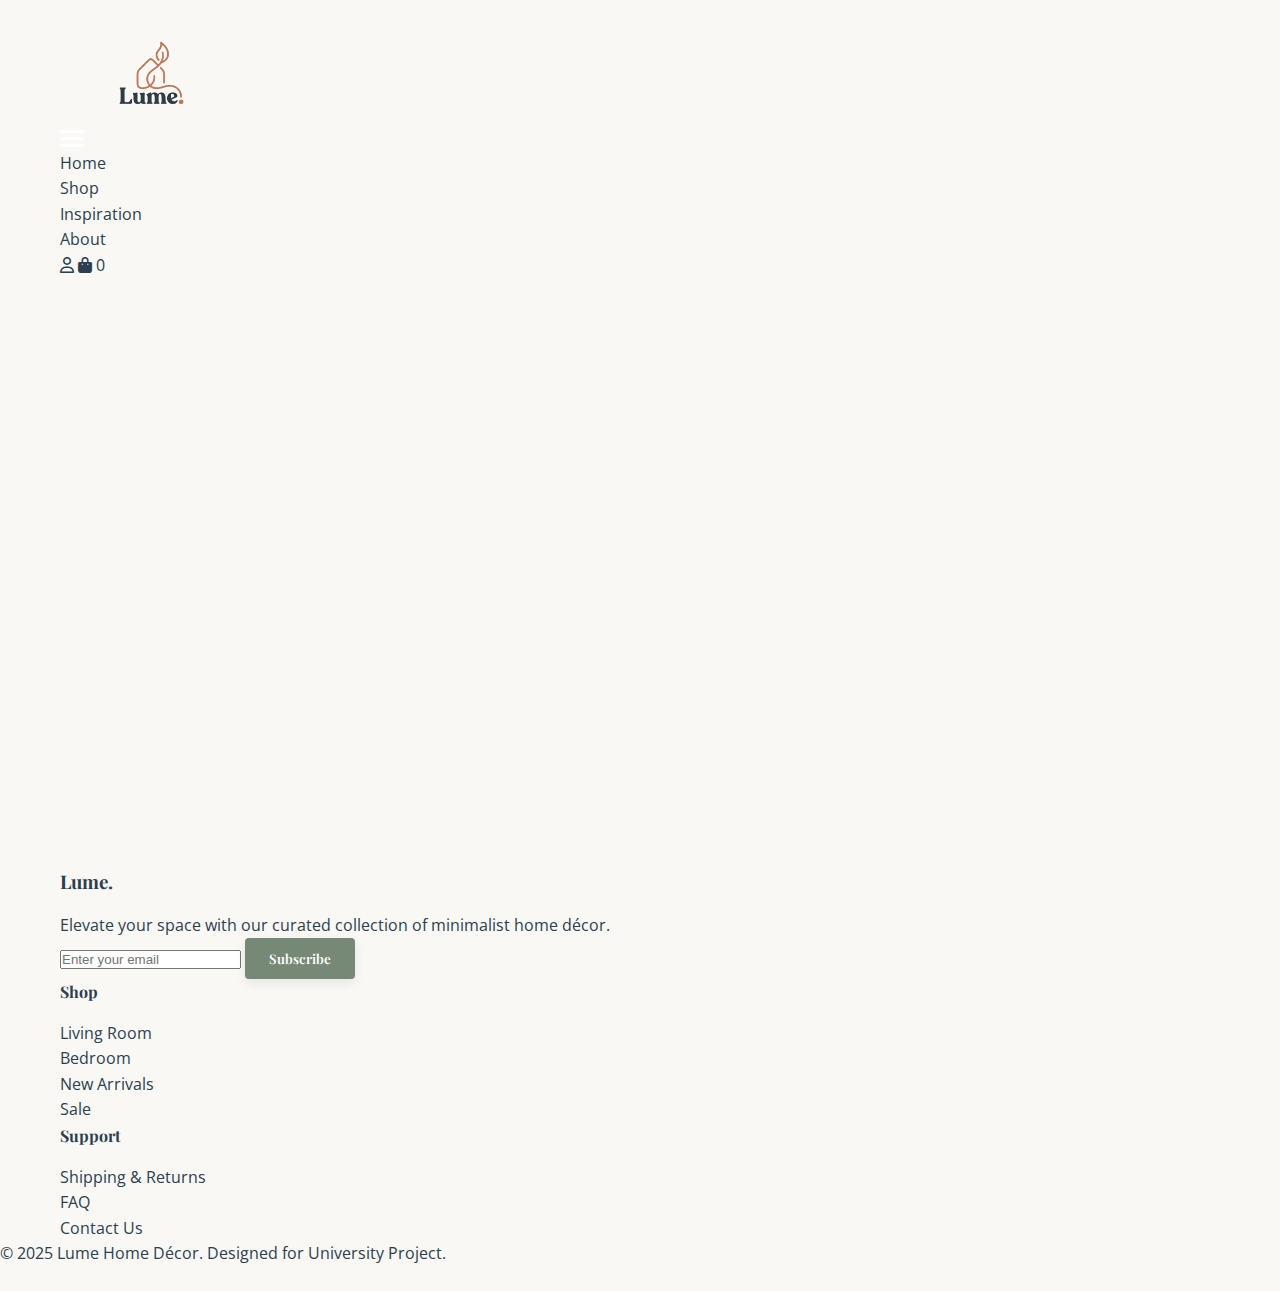
<file: index.html>
<!DOCTYPE html>
<html lang="en">
  <head>
    <meta charset="UTF-8" />
    <meta name="viewport" content="width=device-width, initial-scale=1.0" />
    <title>Lume | Modern Home Décor</title>

    <link
      href="https://fonts.googleapis.com/css2?family=Open+Sans:wght@400;600&family=Playfair+Display:wght@700&display=swap"
      rel="stylesheet"
    />

    <link
      rel="stylesheet"
      href="https://cdnjs.cloudflare.com/ajax/libs/font-awesome/6.0.0/css/all.min.css"
    />

    <link rel="stylesheet" href="main.css" />
    <link rel="icon" type="image/png" href="resources/img/logo_b_t.png" />
  </head>
  <body>
    <header class="navbar">
      <div class="container nav-container">
        <a href="index.html" class="logo">
          <img src="resources/img/logo_t.png" alt="Lume Logo" />
        </a>

        <div class="mobile-toggle" id="mobile-menu">
          <span class="bar"></span>
          <span class="bar"></span>
          <span class="bar"></span>
        </div>

        <nav class="nav-menu">
          <ul>
            <li><a href="index.html" class="nav-link">Home</a></li>
            <li><a href="shop.html" class="nav-link">Shop</a></li>
            <li><a href="inspiration.html" class="nav-link">Inspiration</a></li>
            <li><a href="about.html" class="nav-link">About</a></li>
          </ul>
        </nav>

        <div class="nav-icons">
          <a href="login.html"><i class="fa-regular fa-user"></i></a>
          <a href="cart.html" class="cart-icon">
            <i class="fa-solid fa-bag-shopping"></i>
            <span class="cart-count">0</span>
          </a>
        </div>
      </div>
    </header>

    <main style="min-height: 60vh; padding-top: 100px">
      <div class="container"></div>
    </main>

    <footer class="footer">
      <div class="container footer-container">
        <div class="footer-col brand-col">
          <h3>Lume.</h3>
          <p>
            Elevate your space with our curated collection of minimalist home
            décor.
          </p>

          <form class="newsletter-form">
            <input type="email" placeholder="Enter your email" required />
            <button type="submit" class="btn-primary">Subscribe</button>
          </form>
        </div>

        <div class="footer-col">
          <h4>Shop</h4>
          <ul>
            <li><a href="#">Living Room</a></li>
            <li><a href="#">Bedroom</a></li>
            <li><a href="#">New Arrivals</a></li>
            <li><a href="#">Sale</a></li>
          </ul>
        </div>

        <div class="footer-col">
          <h4>Support</h4>
          <ul>
            <li><a href="#">Shipping & Returns</a></li>
            <li><a href="#">FAQ</a></li>
            <li><a href="#">Contact Us</a></li>
          </ul>
        </div>
      </div>

      <div class="footer-bottom">
        <p>&copy; 2025 Lume Home Décor. Designed for University Project.</p>
      </div>
    </footer>

    <script>
      const menuToggle = document.getElementById("mobile-menu");
      const navMenu = document.querySelector(".nav-menu");

      menuToggle.addEventListener("click", () => {
        menuToggle.classList.toggle("is-active");
        navMenu.classList.toggle("active");
      });
    </script>
    <script src="main.js"></script>
  </body>
</html>
</file>
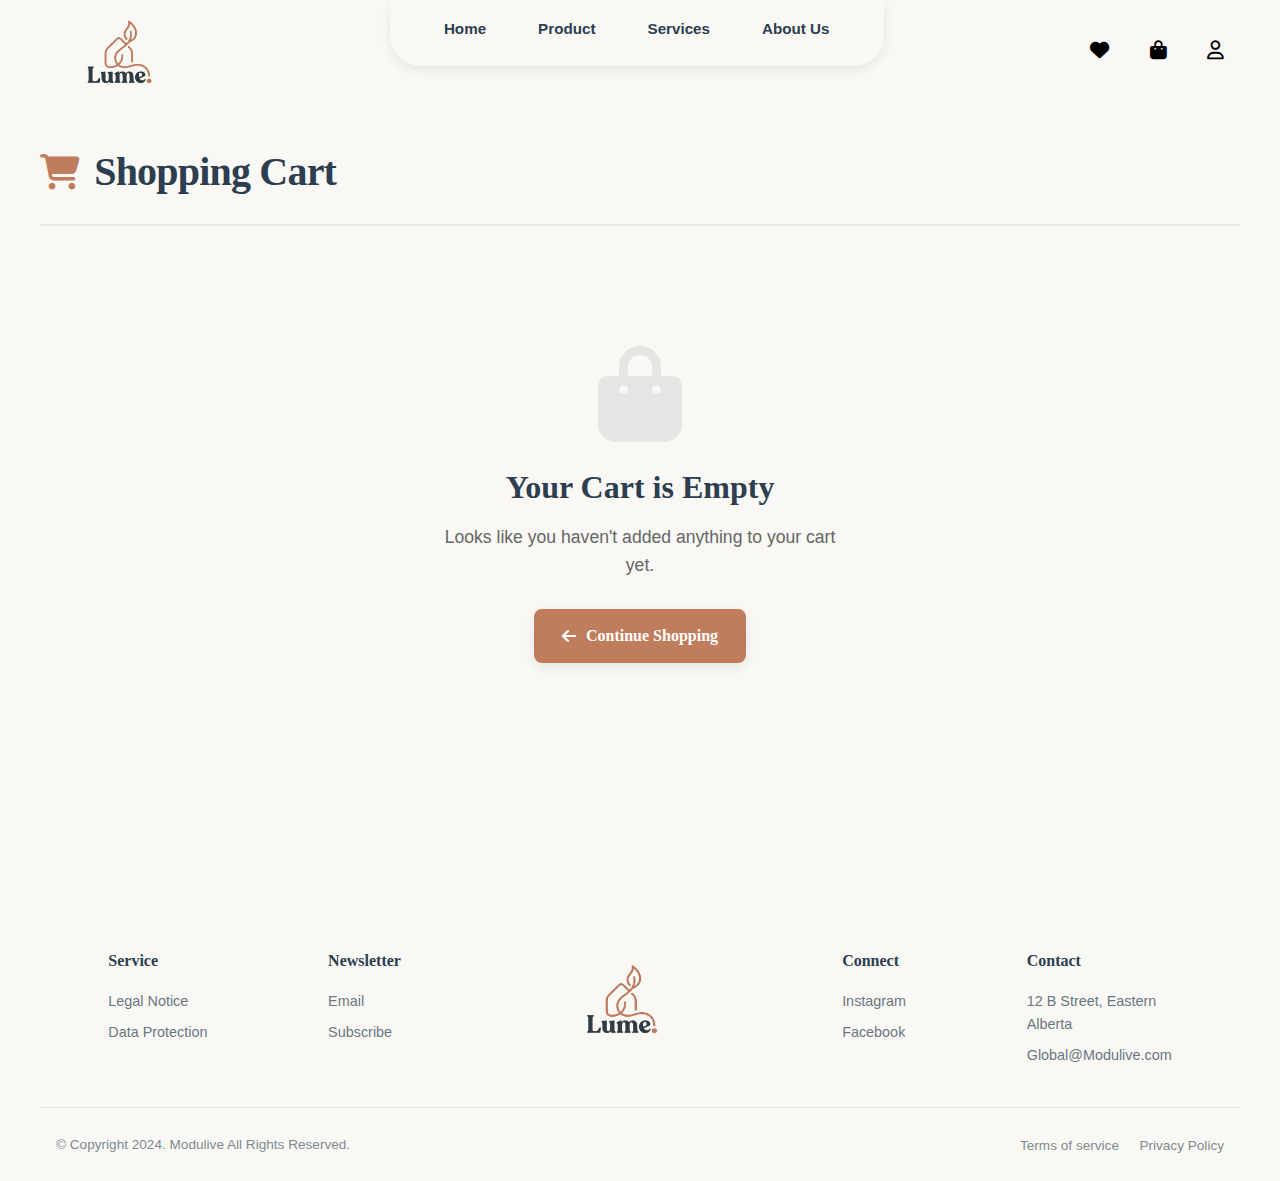
<file: cart.html>
<!DOCTYPE html>
<html lang="en">
  <head>
    <meta charset="UTF-8" />
    <meta name="viewport" content="width=device-width, initial-scale=1.0" />
    <title>Shopping Cart | Lume</title>
    <link
      rel="stylesheet"
      href="https://cdnjs.cloudflare.com/ajax/libs/font-awesome/6.5.0/css/all.min.css"
    />
    <link rel="stylesheet" href="main.css" />
    <link rel="stylesheet" href="styles/cart.css" />
  </head>
  <body class="cart-page">
    <!-- Header -->
    <header class="home_header">
      <nav class="nav_home">
        <div class="home_navbar_container">
          <!-- logo section -->
          <div class="logo">
            <a href="/index.html">
              <img src="resources/img/home_images/logo_t.png" alt="Lume logo" />
            </a>
          </div>

          <!-- center white menu tab -->
          <div class="nav_menu_tab">
            <ul class="navbar_home_menu">
              <li class="navbar_home_item">
                <a href="/" class="navbar_links">Home</a>
              </li>
              <li class="navbar_home_item">
                <a href="/prdcts.html" class="navbar_links">Product</a>
              </li>
              <li class="navbar_home_item">
                <a href="/NewCollection.html" class="navbar_links">Services</a>
              </li>
              <li class="navbar_home_item">
                <a href="/aboutus.html" class="navbar_links">About Us</a>
              </li>
            </ul>
          </div>

          <!-- icons section -->
          <div class="home_icons_container" aria-hidden="false">
            <button class="icon-btn" aria-label="wishlist">
              <a href="wishlist.html"><i class="fa-solid fa-heart"></i></a>
            </button>
            <button class="icon-btn cart-icon-btn" aria-label="cart">
              <a href="cart.html">
                <i class="fa-solid fa-bag-shopping"></i>
                <span class="cart-counter" id="cart-counter">0</span>
              </a>
            </button>
            <button class="icon-btn" aria-label="account">
              <i class="fa-regular fa-user"></i>
            </button>
          </div>

          <!-- hamburger (mobile) -->
          <button
            class="navbar_toggle"
            id="mobile-menu"
            aria-label="toggle menu"
          >
            <span class="bar"></span>
            <span class="bar"></span>
            <span class="bar"></span>
          </button>
        </div>
      </nav>
    </header>

    <!-- Cart Content -->
    <div class="cart-container">
      <div class="cart-header">
        <h1 class="cart-title">
          <i class="fas fa-shopping-cart"></i>
          Shopping Cart
        </h1>
      </div>

      <!-- Empty Cart State -->
      <div class="empty-cart" id="empty-cart" style="display: none">
        <i class="fas fa-shopping-bag empty-icon"></i>
        <h2>Your Cart is Empty</h2>
        <p>Looks like you haven't added anything to your cart yet.</p>
        <a href="prdcts.html" class="btn-browse">
          <i class="fas fa-arrow-left"></i>
          Continue Shopping
        </a>
      </div>

      <!-- Cart with Items -->
      <div class="cart-content" id="cart-content">
        <div class="cart-main">
          <!-- Cart Table -->
          <div class="cart-table-container">
            <table class="cart-table">
              <thead>
                <tr>
                  <th>Product</th>
                  <th>Price</th>
                  <th>Quantity</th>
                  <th>Subtotal</th>
                  <th>Remove</th>
                </tr>
              </thead>
              <tbody id="cart-items">
                <!-- Cart items will be inserted here -->
              </tbody>
            </table>
          </div>

          <!-- Cart Actions -->
          <div class="cart-actions">
            <button
              class="btn-continue"
              onclick="window.location.href='prdcts.html'"
            >
              <i class="fas fa-arrow-left"></i>
              Continue Shopping
            </button>
            <button class="btn-clear-cart" id="clear-cart-btn">
              <i class="fas fa-trash"></i>
              Clear Cart
            </button>
          </div>
        </div>

        <!-- Order Summary -->
        <aside class="order-summary">
          <h2 class="summary-title">Order Summary</h2>

          <div class="summary-row">
            <span>Subtotal:</span>
            <span id="summary-subtotal">$0.00</span>
          </div>

          <div class="summary-row">
            <span>Shipping:</span>
            <span id="summary-shipping">$0.00</span>
          </div>

          <div class="summary-row">
            <span>Tax (10%):</span>
            <span id="summary-tax">$0.00</span>
          </div>

          <div class="summary-divider"></div>

          <div class="summary-row total">
            <span>Total:</span>
            <span id="summary-total">$0.00</span>
          </div>

          <button class="btn-checkout" id="checkout-btn">
            <i class="fas fa-lock"></i>
            Proceed to Checkout
          </button>

          <div class="payment-methods">
            <p>We Accept:</p>
            <div class="payment-icons">
              <i class="fab fa-cc-visa"></i>
              <i class="fab fa-cc-mastercard"></i>
              <i class="fab fa-cc-paypal"></i>
              <i class="fab fa-cc-amex"></i>
            </div>
          </div>
        </aside>
      </div>
    </div>

    <!-- Footer -->
    <footer class="footer">
      <div class="footer_container">
        <div class="footer_column">
          <h3>Service</h3>
          <a href="#">Legal Notice</a>
          <a href="#">Data Protection</a>
        </div>

        <div class="footer_column">
          <h3>Newsletter</h3>
          <a href="#">Email</a>
          <a href="#">Subscribe</a>
        </div>

        <div class="footer_logo">
          <img src="resources/img/home_images/logo_t.png" alt="Lume Logo" />
        </div>

        <div class="footer_column">
          <h3>Connect</h3>
          <a href="#">Instagram</a>
          <a href="#">Facebook</a>
        </div>

        <div class="footer_column">
          <h3>Contact</h3>
          <p>12 B Street, Eastern<br />Alberta</p>
          <a href="mailto:Global@Modulive.com">Global@Modulive.com</a>
        </div>
      </div>

      <div class="footer_bottom">
        <p>© Copyright 2024. Modulive All Rights Reserved.</p>

        <div class="footer_links">
          <a href="#">Terms of service</a>
          <a href="#">Privacy Policy</a>
        </div>
      </div>
    </footer>

    <script src="main.js"></script>
    <script src="scripts/cart.js"></script>
  </body>
</html>
</file>
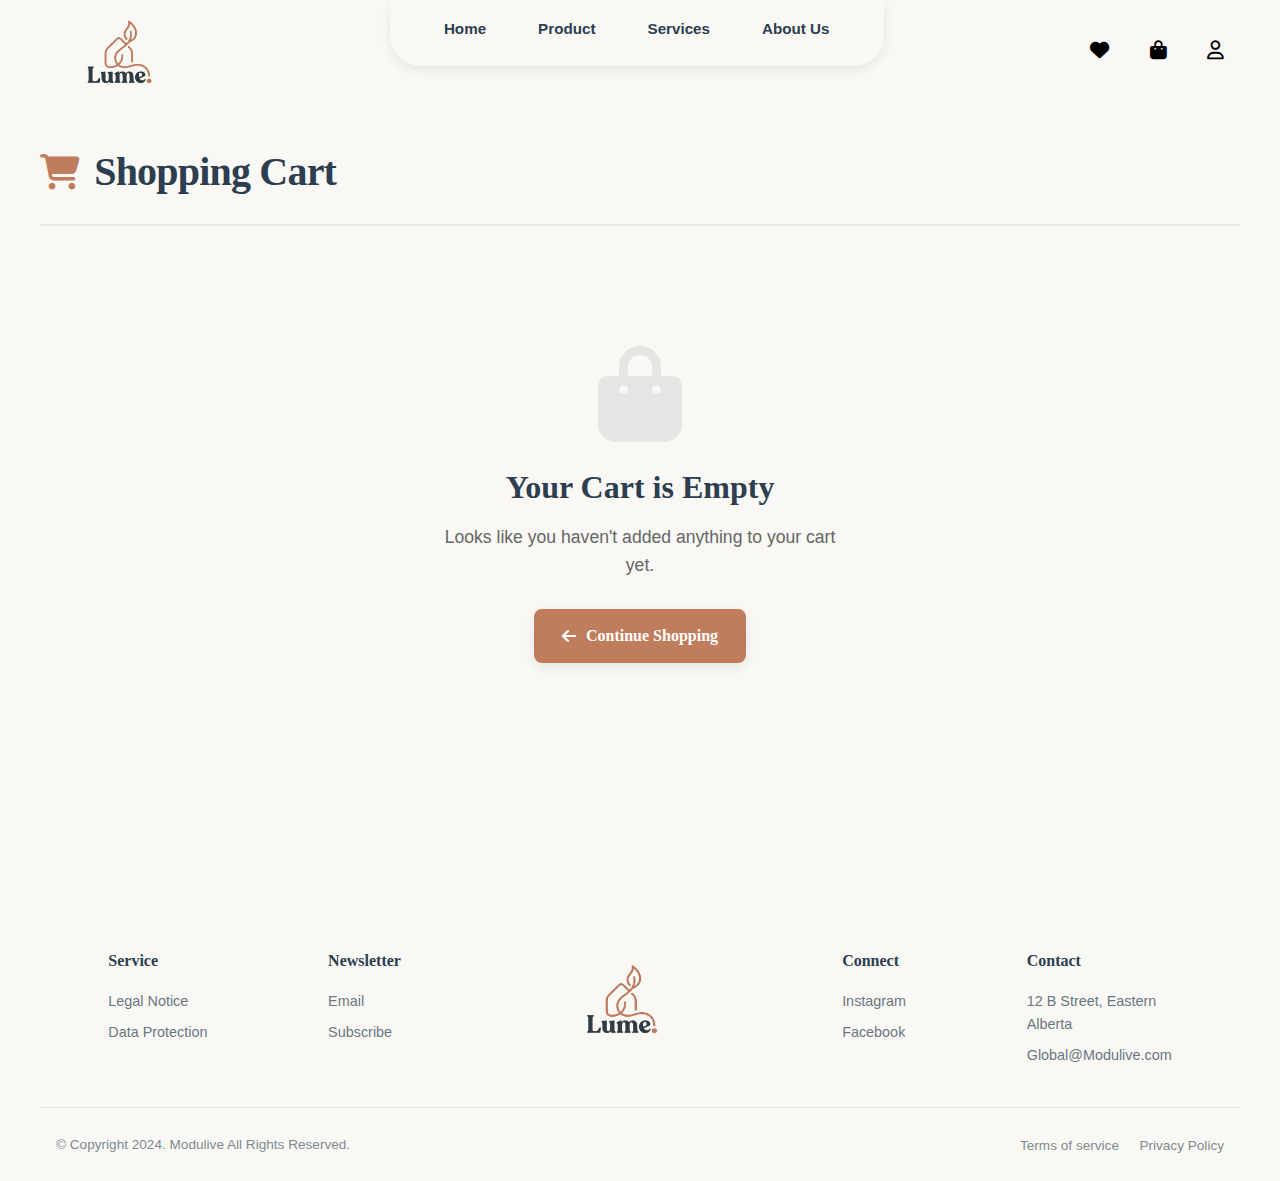
<file: payment.html>
<!DOCTYPE html>
<html lang="en">
  <head>
    <meta charset="UTF-8" />
    <meta name="viewport" content="width=device-width, initial-scale=1.0" />
    <title>Checkout - Payment | Lume</title>
    <link
      rel="icon"
      type="image/png"
      href="resources/img/home_images/logo_b_t.png"
    />
    <link
      href="https://fonts.googleapis.com/css2?family=Playfair+Display:wght@600;700&family=Open+Sans:wght@300;400;600&display=swap"
      rel="stylesheet"
    />
    <link
      rel="stylesheet"
      href="https://cdnjs.cloudflare.com/ajax/libs/font-awesome/6.4.0/css/all.min.css"
    />
    <link rel="stylesheet" href="main.css" />
    <link rel="stylesheet" href="styles/checkout.css" />
  </head>
  <body>
    <!-- Header -->
    <header class="home_header">
      <nav class="nav_home">
        <div class="home_navbar_container">
          <!-- logo section -->
          <div class="logo">
            <a href="/index.html">
              <img src="resources/img/home_images/logo_t.png" alt="Lume logo" />
            </a>
          </div>

          <!-- center white menu tab -->
          <div class="nav_menu_tab">
            <ul class="navbar_home_menu">
              <li class="navbar_home_item">
                <a href="/" class="navbar_links">Home</a>
              </li>
              <li class="navbar_home_item">
                <a href="/prdcts.html" class="navbar_links">Product</a>
              </li>
              <li class="navbar_home_item">
                <a href="#" class="navbar_links" style="cursor: default"
                  >Services</a
                >
              </li>
              <li class="navbar_home_item">
                <a href="index.html#about_us_section" class="navbar_links"
                  >About Us</a
                >
              </li>
            </ul>
          </div>

          <!-- icons section -->
          <div class="home_icons_container" aria-hidden="false">
            <button class="icon-btn" aria-label="wishlist">
              <a href="wishlist.html"><i class="fa-solid fa-heart"></i></a>
            </button>
            <button class="icon-btn cart-icon-btn" aria-label="cart">
              <a href="cart.html">
                <i class="fa-solid fa-bag-shopping"></i>
                <span class="cart-counter hidden" id="cart-counter">0</span>
              </a>
            </button>
            <button class="icon-btn" aria-label="account">
              <a href="login.html"><i class="fa-regular fa-user"></i></a>
            </button>
          </div>

          <!-- hamburger (mobile) -->
          <button
            class="navbar_toggle"
            id="mobile-menu"
            aria-label="toggle menu"
          >
            <span class="bar"></span>
            <span class="bar"></span>
            <span class="bar"></span>
          </button>
        </div>
      </nav>
    </header>

    <div class="container">
      <!-- Breadcrumbs -->
      <div class="breadcrumbs">
        <a href="index.html">Home</a> > <a href="prdcts.html">Shop</a> >
        Checkout
      </div>

      <!-- Page Header -->
      <div class="page-header">
        <h1>Checkout</h1>
      </div>

      <!-- Progress Indicator -->
      <div class="progress-container">
        <div class="progress-steps">
          <div class="step completed">
            <div class="step-circle">1</div>
            <div class="step-label">Shipping</div>
          </div>
          <div class="step active">
            <div class="step-circle">2</div>
            <div class="step-label">Payment</div>
          </div>
          <div class="step">
            <div class="step-circle">3</div>
            <div class="step-label">Review</div>
          </div>
        </div>
      </div>

      <!-- GRID LAYOUT -->
      <div class="grid">
        <!-- Payment Form -->
        <div class="form-section active" id="step2-form">
          <h2>Payment Method</h2>

          <form id="payment-form">
            <div class="form-group">
              <label for="card-number">Card Number</label>
              <input
                type="text"
                id="card-number"
                placeholder="XXXX XXXX XXXX XXXX"
                required
              />
            </div>

            <div class="payment-fields-row">
              <div class="form-group">
                <label for="expiry-date">Expiry Date</label>
                <input
                  type="text"
                  id="expiry-date"
                  placeholder="MM/YY"
                  required
                />
              </div>

              <div class="form-group">
                <label for="cvv">CVV</label>
                <input type="text" id="cvv" placeholder="123" required />
              </div>
            </div>

            <div class="payment-security">
              Your payment is secured with end-to-end encryption.
            </div>

            <div class="button-group">
              <a href="shipping.html" class="secondary">Back</a>
              <a href="review.html" id="review">Continue to Review</a>
            </div>
          </form>
        </div>

        <!-- Order Summary -->
        <div class="summary-section">
          <h2>Order Summary</h2>

          <div class="summary-items-container">
            <div class="summary-item">
              <img src="resources/img/lusso-sofa.jpg" alt="Lusso Cloud Sofa" />
              <div class="summary-item-details">
                <h3>Lusso Cloud Sofa</h3>
                <p>Qty: 1</p>
              </div>
              <div class="price">$1,299</div>
            </div>

            <div class="summary-item">
              <img
                src="resources/img/eames-chair.jpg"
                alt="Eames Style Lounge Chair"
              />
              <div class="summary-item-details">
                <h3>Eames Style Lounge Chair</h3>
                <p>Qty: 1</p>
              </div>
              <div class="price">$850</div>
            </div>

            <div class="summary-item">
              <img
                src="resources/img/marble-table.jpg"
                alt="Marble Top Dining Table"
              />
              <div class="summary-item-details">
                <h3>Marble Top Dining Table</h3>
                <p>Qty: 1</p>
              </div>
              <div class="price">$899</div>
            </div>

            <div class="summary-item">
              <img src="resources/img/arco-lamp.jpg" alt="Arco Floor Lamp" />
              <div class="summary-item-details">
                <h3>Arco Floor Lamp</h3>
                <p>Qty: 1</p>
              </div>
              <div class="price">$299</div>
            </div>
          </div>

          <div class="total">
            <p>Subtotal: <span>$3,347</span></p>
            <p>Shipping: <span>$50</span></p>
            <p>
              <strong>Total: <span>$3,397</span></strong>
            </p>
          </div>

          <div class="free-shipping-box">
            🚚 Free shipping on orders over $500
          </div>
        </div>
      </div>
      <!-- نهاية grid -->
    </div>
    <!-- نهاية container -->

    <!--footer-->
    <footer class="footer">
      <div class="footer_container">
        <div class="footer_column">
          <h3>Service</h3>
          <a href="#">Legal Notice</a>
          <a href="#">Data Protection</a>
        </div>

        <div class="footer_column">
          <h3>Newsletter</h3>
          <a href="#">Email</a>
          <a href="#">Subscribe</a>
        </div>

        <div class="footer_logo">
          <img src="resources/img/home_images/logo_t.png" alt="Lume Logo" />
        </div>

        <div class="footer_column">
          <h3>Connect</h3>
          <a href="#">Instagram</a>
          <a href="#">Facebook</a>
        </div>

        <div class="footer_column">
          <h3>Contact</h3>
          <p>12 B Street, Eastern<br />Alberta</p>
          <a href="mailto:Global@Modulive.com">Global@Modulive.com</a>
        </div>
      </div>

      <div class="footer_bottom">
        <p>© Copyright 2024. Modulive All Rights Reserved.</p>

        <div class="footer_links">
          <a href="#">Terms of service</a>
          <a href="#">Privacy Policy</a>
        </div>
      </div>
    </footer>

    <script src="main.js"></script>
    <script src="scripts/checkout.js"></script>
  </body>
</html>
</file>
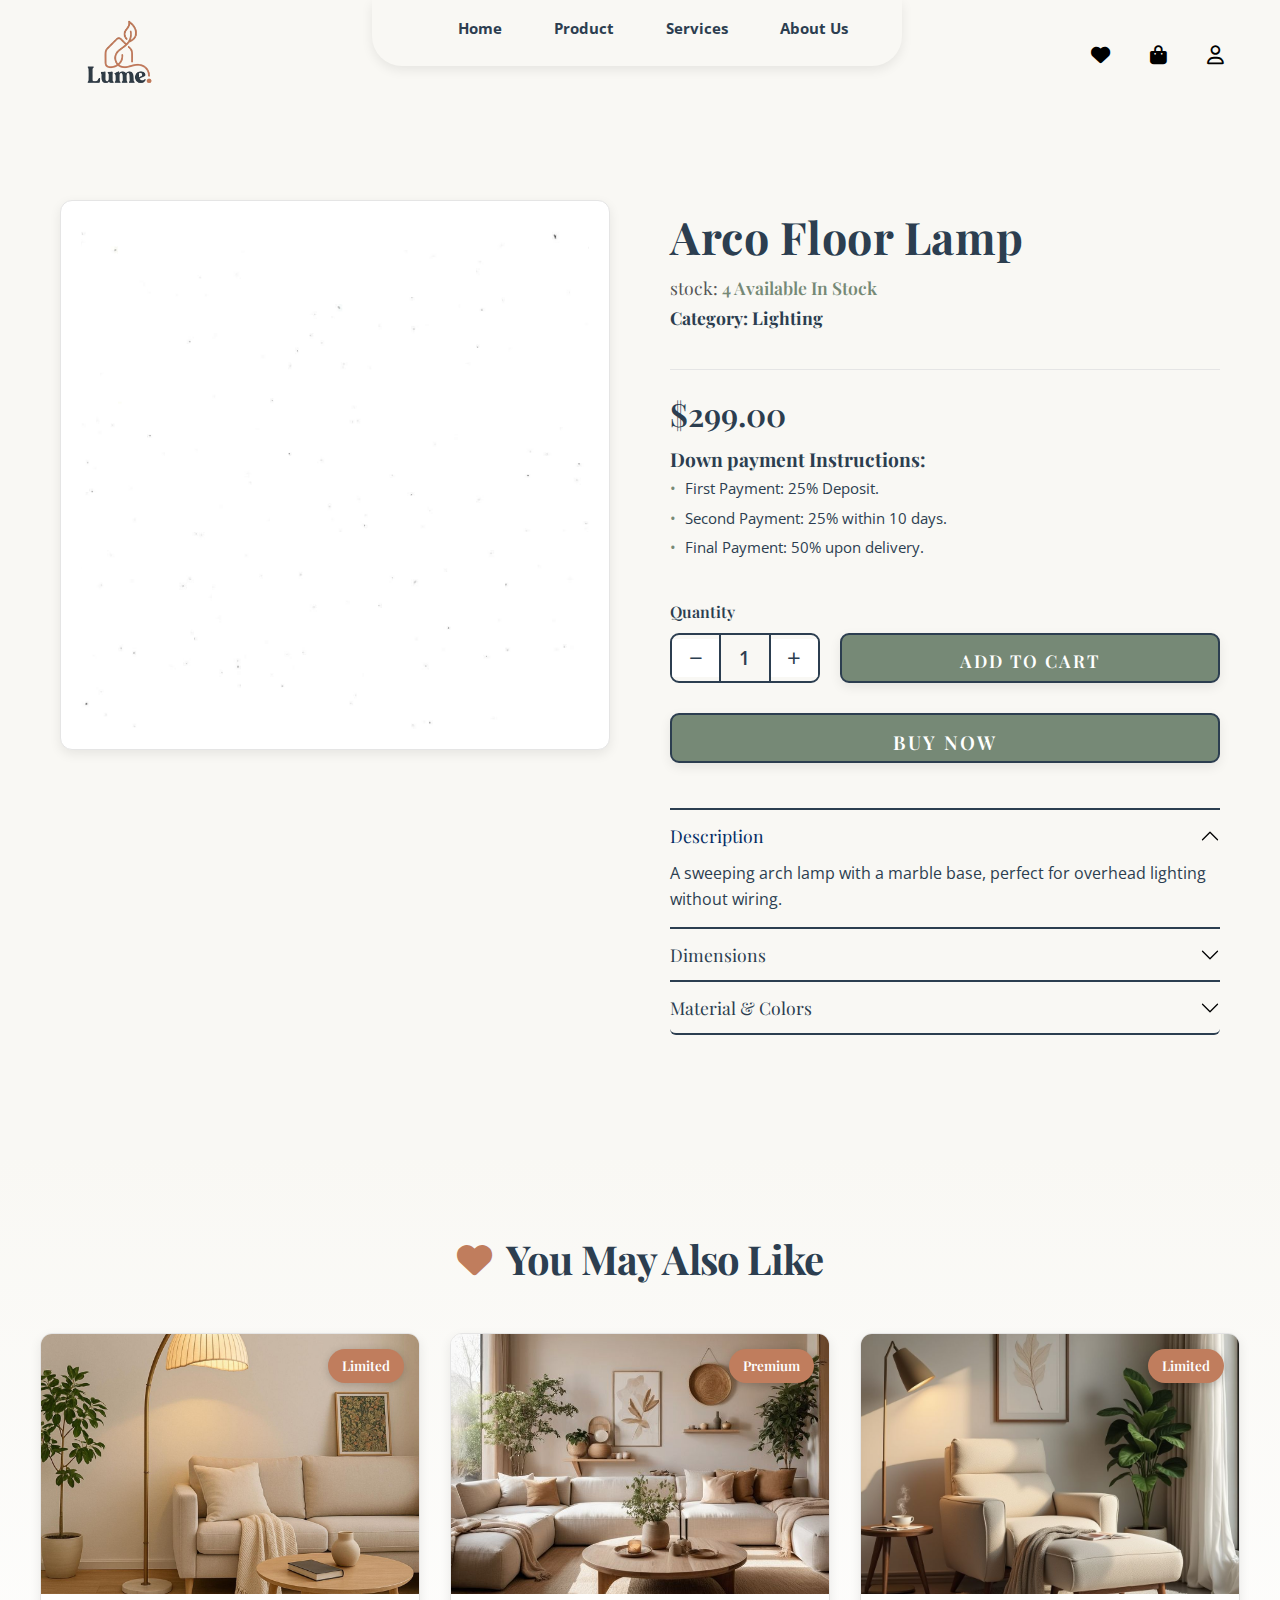
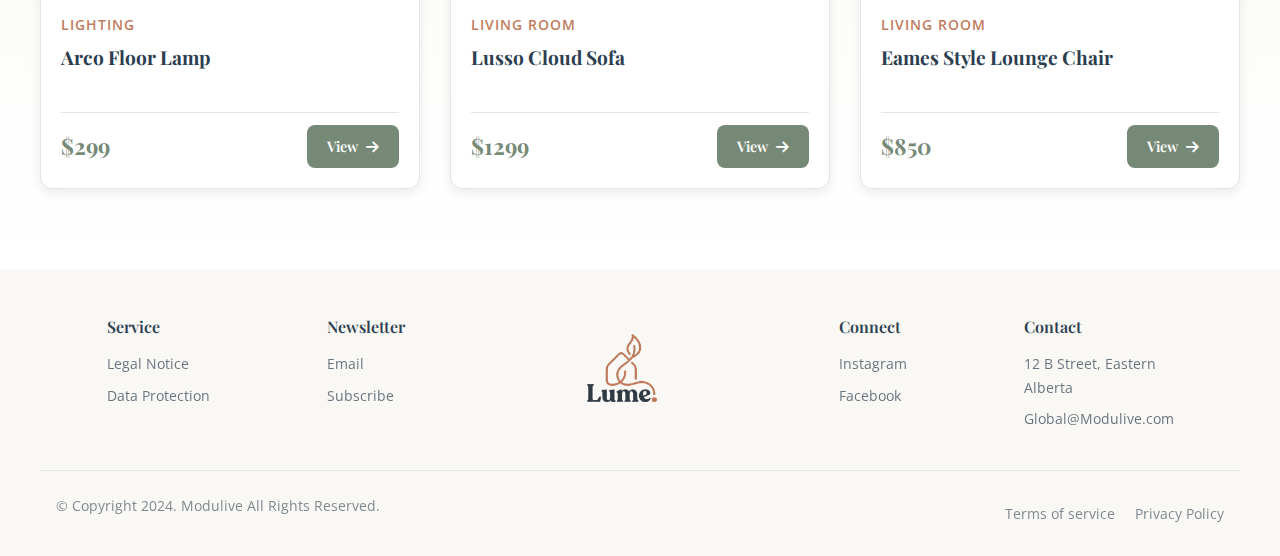
<file: prdct_dtl.html>
<!DOCTYPE html>
<html lang="en">
  <head>
    <meta charset="UTF-8" />
    <meta name="viewport" content="width=device-width, initial-scale=1.0" />
    <title>Lume | Product Details</title>
    <link
      rel="icon"
      type="image/png"
      href="resources/img/home_images/logo_b_t.png"
    />

    <link
      href="https://cdn.jsdelivr.net/npm/bootstrap@5.3.2/dist/css/bootstrap.min.css"
      rel="stylesheet"
    />
    <link
      href="https://fonts.googleapis.com/css2?family=Open+Sans:wght@400;600&family=Playfair+Display:wght@600;700&display=swap"
      rel="stylesheet"
    />
    <link
      rel="stylesheet"
      href="https://cdnjs.cloudflare.com/ajax/libs/font-awesome/6.5.0/css/all.min.css"
    />

    <link rel="stylesheet" href="main.css" />
    <link rel="stylesheet" href="styles/prdct_dtl.css" />
  </head>

  <body class="product-detail-page">
    <!-- Header -->
    <header class="home_header">
      <nav class="nav_home">
        <div class="home_navbar_container">
          <!-- logo section -->
          <div class="logo">
            <a href="/index.html">
              <img src="resources/img/home_images/logo_t.png" alt="Lume logo" />
            </a>
          </div>

          <!-- center white menu tab -->
          <div class="nav_menu_tab">
            <ul class="navbar_home_menu">
              <li class="navbar_home_item">
                <a href="/" class="navbar_links">Home</a>
              </li>
              <li class="navbar_home_item">
                <a href="/prdcts.html" class="navbar_links">Product</a>
              </li>
              <li class="navbar_home_item">
                <a href="#" class="navbar_links" style="cursor: default"
                  >Services</a
                >
              </li>
              <li class="navbar_home_item">
                <a href="index.html#about_us_section" class="navbar_links"
                  >About Us</a
                >
              </li>
            </ul>
          </div>

          <!-- icons section -->
          <div class="home_icons_container" aria-hidden="false">
            <button class="icon-btn" aria-label="wishlist">
              <a href="wishlist.html"><i class="fa-solid fa-heart"></i></a>
            </button>
            <button class="icon-btn cart-icon-btn" aria-label="cart">
              <a href="cart.html">
                <i class="fa-solid fa-bag-shopping"></i>
                <span class="cart-counter hidden" id="cart-counter">0</span>
              </a>
            </button>
            <button class="icon-btn" aria-label="account">
              <a href="login.html"><i class="fa-regular fa-user"></i></a>
            </button>
          </div>

          <!-- hamburger (mobile) -->
          <button
            class="navbar_toggle"
            id="mobile-menu"
            aria-label="toggle menu"
          >
            <span class="bar"></span>
            <span class="bar"></span>
            <span class="bar"></span>
          </button>
        </div>
      </nav>
    </header>

    <div class="container product-wrapper">
      <div class="product-image-col">
        <img
          src="resources/img/white-background.jpg"
          alt="product-img"
          id="product-img"
          class="main-img"
        />
      </div>

      <div class="product-info-col">
        <div class="header-group">
          <h1 id="product-name">Arco Floor Lamp</h1>
          <div class="stock-status">
            stock:
            <span id="stock-count" class="highlight">4 Available In Stock</span>
          </div>
          <h3 class="category">
            Category: <span id="product-category">Lighting</span>
          </h3>
        </div>

        <div class="divider"></div>

        <div class="price-group">
          <h2 class="price" id="product-price">$299.00</h2>
        </div>

        <div class="payment-info">
          <h4>Down payment Instructions:</h4>
          <ul>
            <li>First Payment: 25% Deposit.</li>
            <li>Second Payment: 25% within 10 days.</li>
            <li>Final Payment: 50% upon delivery.</li>
          </ul>
        </div>

        <div class="action-group">
          <div class="quantity-wrapper">
            <label>Quantity</label>
            <div class="qty-selector">
              <button class="qty-btn" onclick="updateQty(-1)">−</button>
              <span id="qtyValue">1</span>
              <button class="qty-btn" onclick="updateQty(1)">+</button>
            </div>
          </div>

          <button class="btn-primary btn-add-cart">ADD TO CART</button>
        </div>

        <button class="btn-secondary btn-buy-now">BUY <span>NOW</span></button>

        <div class="accordion-section">
          <div class="accordion" id="productAccordion">
            <div class="accordion-item">
              <h2 class="accordion-header">
                <button
                  class="accordion-button"
                  type="button"
                  data-bs-toggle="collapse"
                  data-bs-target="#descCollapse"
                >
                  Description
                </button>
              </h2>
              <div
                id="descCollapse"
                class="accordion-collapse collapse show"
                data-bs-parent="#productAccordion"
              >
                <div class="accordion-body" id="product-desc">
                  A sweeping arch lamp with a marble base, perfect for overhead
                  lighting without wiring.
                </div>
              </div>
            </div>

            <div class="accordion-item">
              <h2 class="accordion-header">
                <button
                  class="accordion-button collapsed"
                  type="button"
                  data-bs-toggle="collapse"
                  data-bs-target="#dimsCollapse"
                >
                  Dimensions
                </button>
              </h2>
              <div
                id="dimsCollapse"
                class="accordion-collapse collapse"
                data-bs-parent="#productAccordion"
              >
                <div class="accordion-body" id="dims-content">
                  <strong>Width:</strong> 180 cm<br />
                  <strong>Height:</strong> 220 cm<br />
                  <strong>Depth:</strong> 30 cm
                </div>
              </div>
            </div>

            <div class="accordion-item">
              <h2 class="accordion-header">
                <button
                  class="accordion-button collapsed"
                  type="button"
                  data-bs-toggle="collapse"
                  data-bs-target="#materialCollapse"
                >
                  Material & Colors
                </button>
              </h2>
              <div
                id="materialCollapse"
                class="accordion-collapse collapse"
                data-bs-parent="#productAccordion"
              >
                <div class="accordion-body">
                  <p>
                    <strong>Material:</strong>
                    <span id="material-info">Metal</span>
                  </p>
                  <p>
                    <strong>Available Colors:</strong>
                    <span id="colors-info">Silver, Brass</span>
                  </p>
                </div>
              </div>
            </div>
          </div>
        </div>
      </div>
    </div>

    <!-- You May Also Like Section -->
    <section class="recommendations-section">
      <div class="recommendations-container">
        <h2 class="recommendations-title">
          <i class="fas fa-heart"></i>
          You May Also Like
        </h2>
        <div class="recommendations-grid" id="recommendations-grid">
          <!-- Products will be loaded dynamically -->
        </div>
      </div>
    </section>

    <!--footer-->
    <footer class="footer">
      <div class="footer_container">
        <div class="footer_column">
          <h3>Service</h3>
          <a href="#">Legal Notice</a>
          <a href="#">Data Protection</a>
        </div>

        <div class="footer_column">
          <h3>Newsletter</h3>
          <a href="#">Email</a>
          <a href="#">Subscribe</a>
        </div>

        <div class="footer_logo">
          <img src="resources/img/home_images/logo_t.png" alt="Lume Logo" />
        </div>

        <div class="footer_column">
          <h3>Connect</h3>
          <a href="#">Instagram</a>
          <a href="#">Facebook</a>
        </div>

        <div class="footer_column">
          <h3>Contact</h3>
          <p>12 B Street, Eastern<br />Alberta</p>
          <a href="mailto:Global@Modulive.com">Global@Modulive.com</a>
        </div>
      </div>

      <div class="footer_bottom">
        <p>© Copyright 2024. Modulive All Rights Reserved.</p>

        <div class="footer_links">
          <a href="#">Terms of service</a>
          <a href="#">Privacy Policy</a>
        </div>
      </div>
    </footer>

    <script src="https://cdn.jsdelivr.net/npm/bootstrap@5.3.2/dist/js/bootstrap.bundle.min.js"></script>
    <script src="main.js"></script>
    <script src="scripts/cart.js"></script>
    <script src="scripts/product_detail.js"></script>
  </body>
</html>
</file>
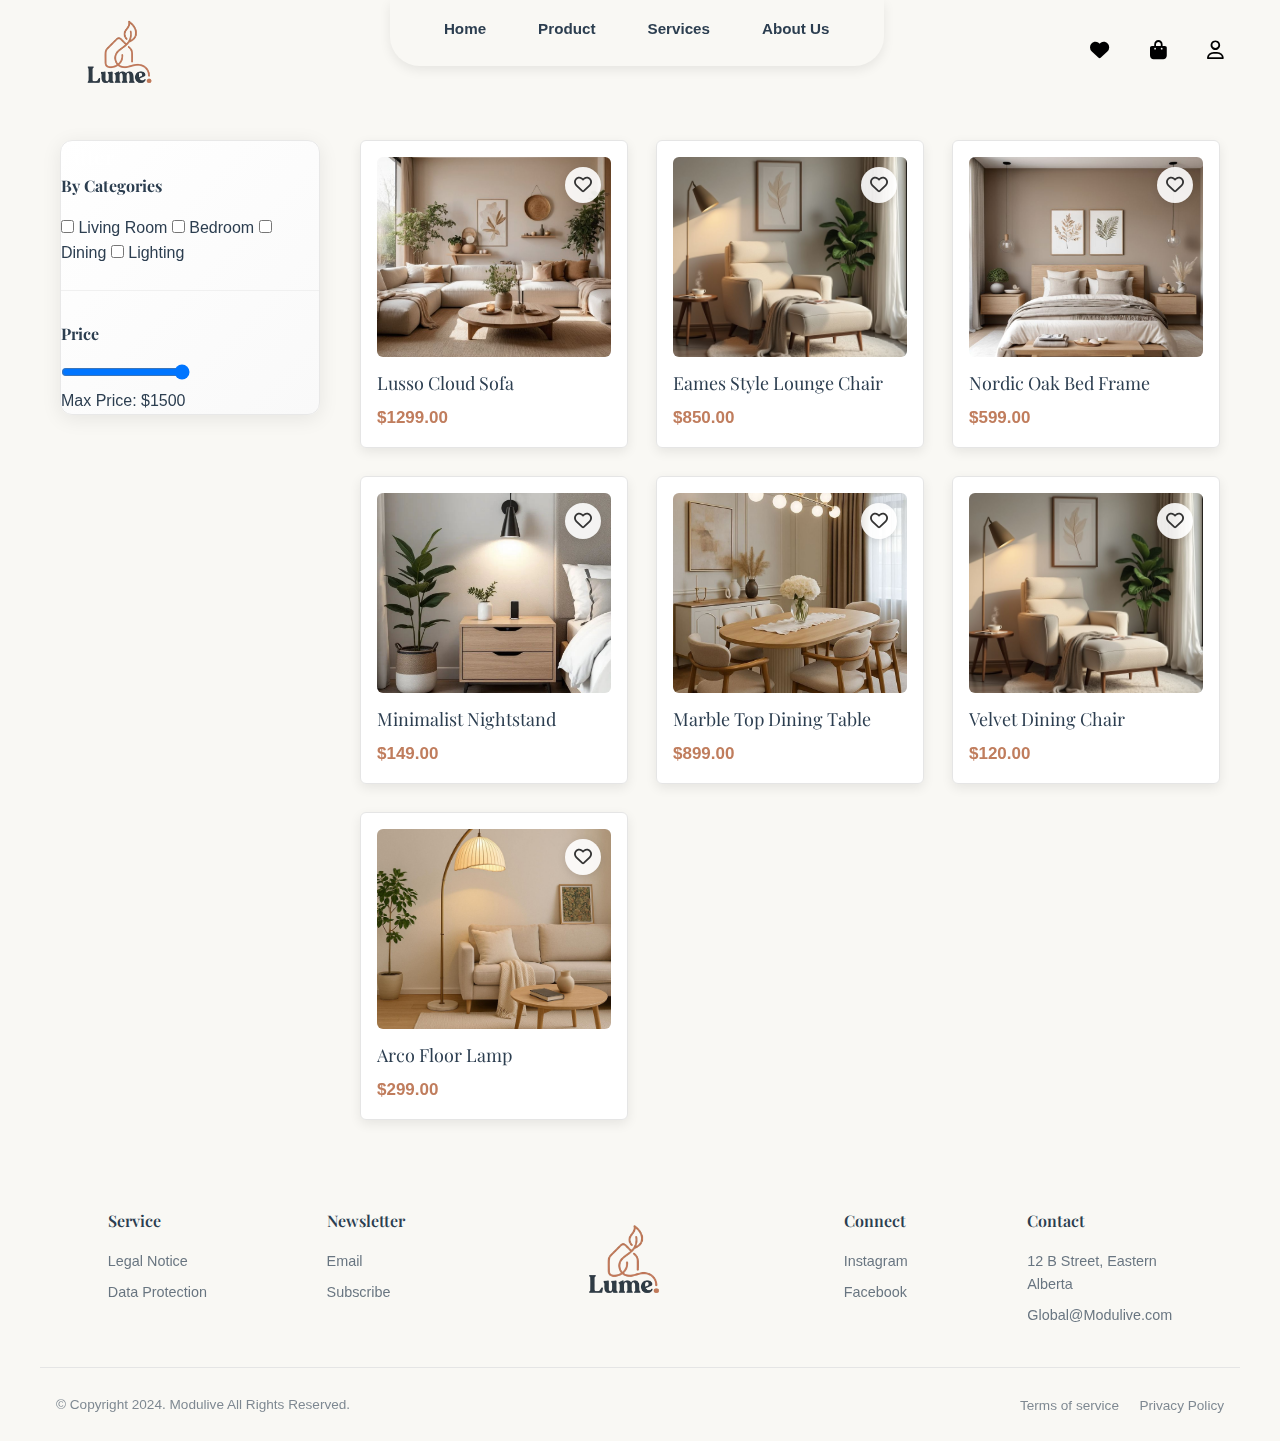
<file: prdcts.html>
<!DOCTYPE html>
<html lang="en">
  <head>
    <meta charset="UTF-8" />
    <meta name="viewport" content="width=device-width, initial-scale=1.0" />
    <title>Products</title>

    <link
      href="https://fonts.googleapis.com/css2?family=Playfair+Display:wght@500;600&family=Lato:wght@300;400;700&display=swap"
      rel="stylesheet"
    />
    <link rel="icon" type="image/png" href="resources/images/logo_b_t.png" />
    <link
      rel="stylesheet"
      href="https://cdnjs.cloudflare.com/ajax/libs/font-awesome/6.5.0/css/all.min.css"
    />
    <link rel="stylesheet" href="main.css" />
    <link rel="stylesheet" href="styles/prdcts.css" />
  </head>

  <body class="products_page">
    <header class="home_header">
      <nav class="nav_home">
        <div class="home_navbar_container">
          <!-- logo section -->
          <div class="logo">
            <a href="/index.html">
              <img src="resources/img/home_images/logo_t.png" alt="Lume logo" />
            </a>
          </div>

          <!-- center white menu tab -->
          <div class="nav_menu_tab">
            <ul class="navbar_home_menu">
              <li class="navbar_home_item">
                <a href="/" class="navbar_links">Home</a>
              </li>
              <li class="navbar_home_item">
                <a href="/prdcts.html" class="navbar_links">Product</a>
              </li>
              <li class="navbar_home_item">
                <a href="/NewCollection.html" class="navbar_links">Services</a>
              </li>
              <li class="navbar_home_item">
                <a href="/aboutus.html" class="navbar_links">About Us</a>
              </li>
            </ul>
          </div>

          <!-- icons section -->
          <div class="home_icons_container" aria-hidden="false">
            <button class="icon-btn" aria-label="wishlist">
              <a href="wishlist.html"><i class="fa-solid fa-heart"></i></a>
            </button>
            <button class="icon-btn cart-icon-btn" aria-label="cart">
              <a href="cart.html">
                <i class="fa-solid fa-bag-shopping"></i>
                <span class="cart-counter hidden" id="cart-counter">0</span>
              </a>
            </button>
            <button class="icon-btn" aria-label="account">
              <i class="fa-regular fa-user"></i>
            </button>
          </div>

          <!-- hamburger (mobile) -->
          <button
            class="navbar_toggle"
            id="mobile-menu"
            aria-label="toggle menu"
          >
            <span class="bar"></span>
            <span class="bar"></span>
            <span class="bar"></span>
          </button>
        </div>
      </nav>
    </header>
    <div class="container shop-layout">
      <aside class="filter-sidebar">
        <h3 class="sidebar-title">Filter</h3>

        <div class="filter-group">
          <h4>By Categories</h4>
          <label
            ><input
              type="checkbox"
              class="category-filter"
              value="Living Room"
            />
            Living Room</label
          >
          <label
            ><input type="checkbox" class="category-filter" value="Bedroom" />
            Bedroom</label
          >
          <label
            ><input type="checkbox" class="category-filter" value="Dining" />
            Dining</label
          >
          <label
            ><input type="checkbox" class="category-filter" value="Lighting" />
            Lighting</label
          >
        </div>

        <div class="filter-group">
          <h4>Price</h4>
          <input
            type="range"
            min="100"
            max="1500"
            value="1500"
            id="priceFilter"
          />
          <p>Max Price: $<span id="priceValue">1500</span></p>
        </div>
      </aside>

      <section class="product-grid">
        <div
          class="product-card"
          data-category="Living Room"
          data-price="1299"
          data-id="101"
        >
          <div class="product-img">
            <div class="wishlist-btn">
              <i class="fa-regular fa-heart"></i>
            </div>

            <img src="resources/img/lusso-sofa.jpg" alt="" />
          </div>
          <p class="product-title">Lusso Cloud Sofa</p>
          <p class="product-price">$1299.00</p>
        </div>

        <div
          class="product-card"
          data-category="Living Room"
          data-price="850"
          data-id="102"
        >
          <div class="product-img">
            <div class="wishlist-btn">
              <i class="fa-regular fa-heart"></i>
            </div>

            <img src="resources/img/eames-chair.jpg" alt="" />
          </div>
          <p class="product-title">Eames Style Lounge Chair</p>
          <p class="product-price">$850.00</p>
        </div>

        <div
          class="product-card"
          data-category="Bedroom"
          data-price="599"
          data-id="201"
        >
          <div class="product-img">
            <div class="wishlist-btn">
              <i class="fa-regular fa-heart"></i>
            </div>

            <img src="resources/img/nordic-bed.jpg" alt="" />
          </div>
          <p class="product-title">Nordic Oak Bed Frame</p>
          <p class="product-price">$599.00</p>
        </div>

        <div
          class="product-card"
          data-category="Bedroom"
          data-price="149"
          data-id="202"
        >
          <div class="product-img">
            <div class="wishlist-btn">
              <i class="fa-regular fa-heart"></i>
            </div>

            <img src="resources/img/nightstand.jpg" alt="" />
          </div>
          <p class="product-title">Minimalist Nightstand</p>
          <p class="product-price">$149.00</p>
        </div>

        <div
          class="product-card"
          data-category="Dining"
          data-price="899"
          data-id="301"
        >
          <div class="product-img">
            <div class="wishlist-btn">
              <i class="fa-regular fa-heart"></i>
            </div>

            <img src="resources/img/marble-table.jpg" alt="" />
          </div>
          <p class="product-title">Marble Top Dining Table</p>
          <p class="product-price">$899.00</p>
        </div>

        <div
          class="product-card"
          data-category="Dining"
          data-price="120"
          data-id="302"
        >
          <div class="product-img">
            <div class="wishlist-btn">
              <i class="fa-regular fa-heart"></i>
            </div>

            <img src="resources/img/velvet-chair.jpg" alt="" />
          </div>
          <p class="product-title">Velvet Dining Chair</p>
          <p class="product-price">$120.00</p>
        </div>

        <div
          class="product-card"
          data-category="Lighting"
          data-price="299"
          data-id="401"
        >
          <div class="product-img">
            <div class="wishlist-btn">
              <i class="fa-regular fa-heart"></i>
            </div>

            <img src="resources/img/arco-lamp.jpg" alt="" />
          </div>
          <p class="product-title">Arco Floor Lamp</p>
          <p class="product-price">$299.00</p>
        </div>
      </section>
    </div>
    <!--footer-->

    <footer class="footer">
      <div class="footer_container">
        <div class="footer_column">
          <h3>Service</h3>
          <a href="#">Legal Notice</a>
          <a href="#">Data Protection</a>
        </div>

        <div class="footer_column">
          <h3>Newsletter</h3>
          <a href="#">Email</a>
          <a href="#">Subscribe</a>
        </div>

        <div class="footer_logo">
          <img src="resources/img/home_images/logo_t.png" alt="Lume Logo" />
        </div>

        <div class="footer_column">
          <h3>Connect</h3>
          <a href="#">Instagram</a>
          <a href="#">Facebook</a>
        </div>

        <div class="footer_column">
          <h3>Contact</h3>
          <p>12 B Street, Eastern<br />Alberta</p>
          <a href="mailto:Global@Modulive.com">Global@Modulive.com</a>
        </div>
      </div>

      <div class="footer_bottom">
        <p>© Copyright 2024. Modulive All Rights Reserved.</p>

        <div class="footer_links">
          <a href="#">Terms of service</a>
          <a href="#">Privacy Policy</a>
        </div>
      </div>
    </footer>

    <!-- JS -->
    <script src="main.js"></script>
    <script src="scripts/cart.js"></script>
    <script src="scripts/prdcts.js"></script>
  </body>
</html>
</file>
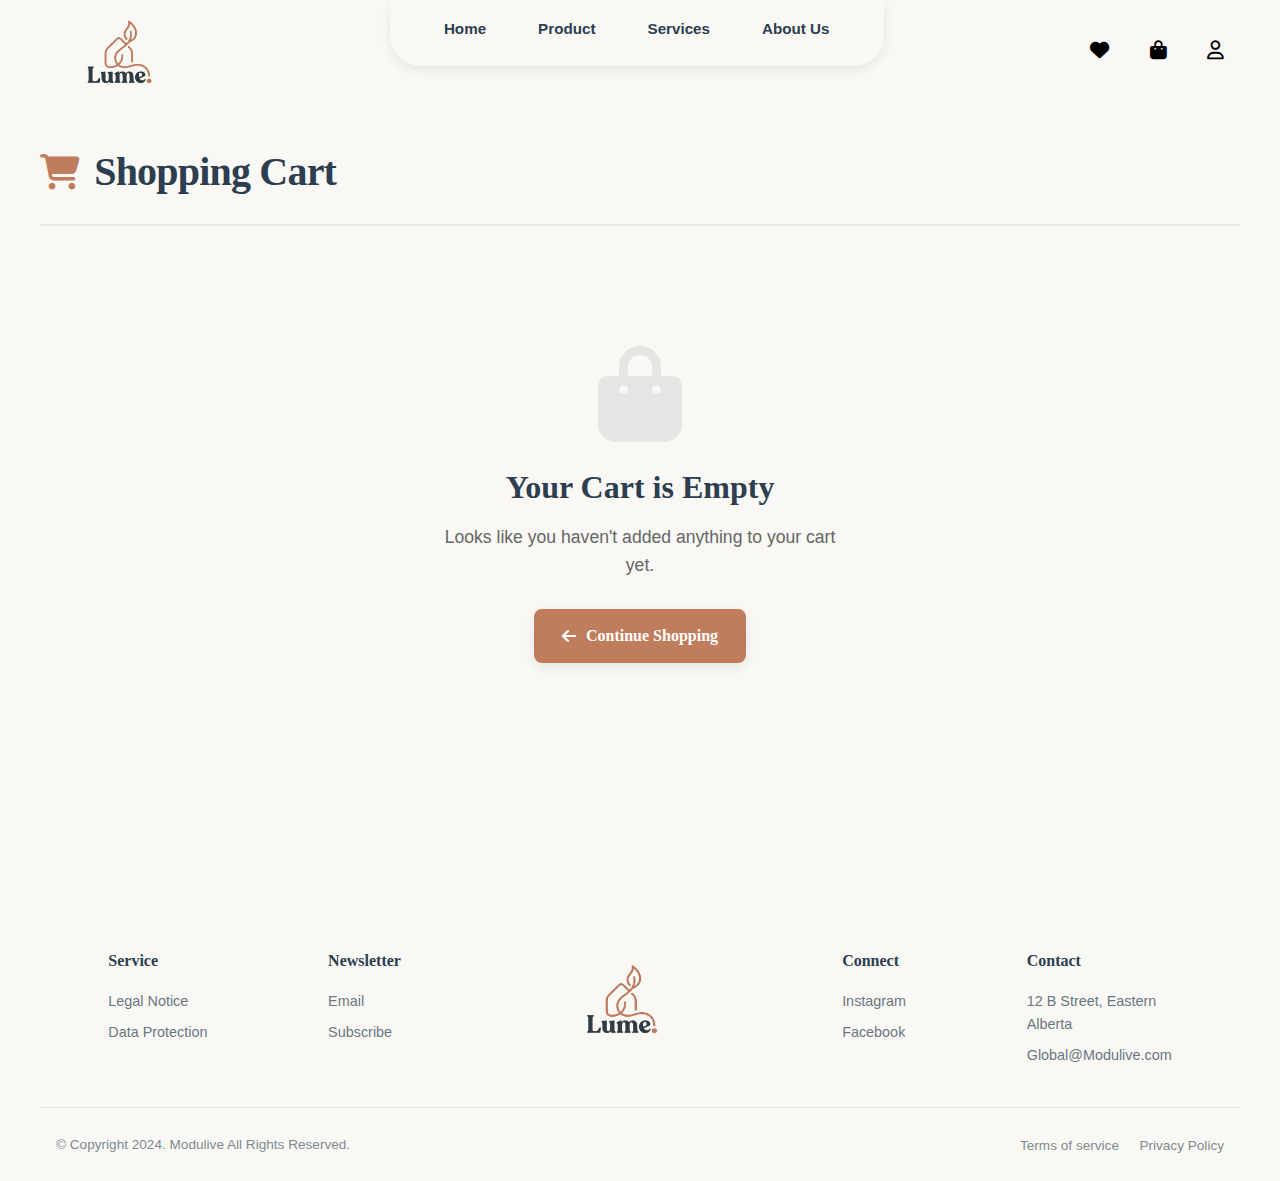
<file: review.html>
<!DOCTYPE html>
<html lang="en">
  <head>
    <meta charset="UTF-8" />
    <meta name="viewport" content="width=device-width, initial-scale=1.0" />
    <title>Checkout - Review | Lume</title>
    <link
      rel="icon"
      type="image/png"
      href="resources/img/home_images/logo_b_t.png"
    />
    <link
      href="https://fonts.googleapis.com/css2?family=Playfair+Display:wght@600;700&family=Open+Sans:wght@300;400;600&display=swap"
      rel="stylesheet"
    />
    <link
      rel="stylesheet"
      href="https://cdnjs.cloudflare.com/ajax/libs/font-awesome/6.4.0/css/all.min.css"
    />
    <link rel="stylesheet" href="main.css" />
    <link rel="stylesheet" href="styles/checkout.css" />
  </head>
  <body>
    <!-- Header -->
    <header class="home_header">
      <nav class="nav_home">
        <div class="home_navbar_container">
          <!-- logo section -->
          <div class="logo">
            <a href="/index.html">
              <img src="resources/img/home_images/logo_t.png" alt="Lume logo" />
            </a>
          </div>

          <!-- center white menu tab -->
          <div class="nav_menu_tab">
            <ul class="navbar_home_menu">
              <li class="navbar_home_item">
                <a href="/" class="navbar_links">Home</a>
              </li>
              <li class="navbar_home_item">
                <a href="/prdcts.html" class="navbar_links">Product</a>
              </li>
              <li class="navbar_home_item">
                <a href="#" class="navbar_links" style="cursor: default"
                  >Services</a
                >
              </li>
              <li class="navbar_home_item">
                <a href="index.html#about_us_section" class="navbar_links"
                  >About Us</a
                >
              </li>
            </ul>
          </div>

          <!-- icons section -->
          <div class="home_icons_container" aria-hidden="false">
            <button class="icon-btn" aria-label="wishlist">
              <a href="wishlist.html"><i class="fa-solid fa-heart"></i></a>
            </button>
            <button class="icon-btn cart-icon-btn" aria-label="cart">
              <a href="cart.html">
                <i class="fa-solid fa-bag-shopping"></i>
                <span class="cart-counter hidden" id="cart-counter">0</span>
              </a>
            </button>
            <button class="icon-btn" aria-label="account">
              <a href="login.html"><i class="fa-regular fa-user"></i></a>
            </button>
          </div>

          <!-- hamburger (mobile) -->
          <button
            class="navbar_toggle"
            id="mobile-menu"
            aria-label="toggle menu"
          >
            <span class="bar"></span>
            <span class="bar"></span>
            <span class="bar"></span>
          </button>
        </div>
      </nav>
    </header>

    <div class="container">
      <!-- Breadcrumbs -->
      <div class="breadcrumbs">
        <a href="index.html">Home</a> > <a href="prdcts.html">Shop</a> >
        <span>Checkout</span>
      </div>

      <!-- Page Header -->
      <div class="page-header">
        <h1>Checkout</h1>
      </div>

      <!-- Progress Indicator -->
      <div class="progress-container">
        <div class="progress-steps">
          <div class="progress-bar" id="progressBar"></div>

          <div class="step completed" id="step1">
            <div class="step-circle">1</div>
            <div class="step-label">Shipping</div>
          </div>

          <div class="step completed" id="step2">
            <div class="step-circle">2</div>
            <div class="step-label">Payment</div>
          </div>

          <div class="step active" id="step3">
            <div class="step-circle">3</div>
            <div class="step-label">Review</div>
          </div>
        </div>
      </div>

      <!-- Main Grid -->
      <div class="grid">
        <!-- Review Form -->
        <div class="step-form active" id="step3-form">
          <h2>Review Your Order</h2>
          <div class="review-summary">
            <h3>Shipping Information</h3>
            <p id="review-name">Name: <span></span></p>
            <p id="review-email">Email: <span></span></p>
            <p id="review-phone">Phone: <span></span></p>
            <p id="review-address">Address: <span></span></p>
            <p id="review-city">City: <span></span></p>
            <p id="review-zip">ZIP Code: <span></span></p>
            <p id="review-delivery">Delivery Date: <span></span></p>

            <h3>Payment Information</h3>
            <p id="review-card">Card: **** **** **** <span></span></p>
            <p id="review-expiry">Expires: <span></span></p>
          </div>
          <div class="button-group">
            <a href="payment.html" class="secondary">Back</a>
            <button type="button" id="place-order">Place Order</button>
          </div>
        </div>

        <!-- Order Summary -->
        <div class="summary-section">
          <h2>Order Summary</h2>

          <div class="summary-items-container">
            <div class="summary-item">
              <img src="resources/img/lusso-sofa.jpg" alt="Lusso Cloud Sofa" />
              <div class="summary-item-details">
                <h3>Lusso Cloud Sofa</h3>
                <p>Qty: 1</p>
              </div>
              <div class="price">$1,299</div>
            </div>

            <div class="summary-item">
              <img
                src="resources/img/eames-chair.jpg"
                alt="Eames Style Lounge Chair"
              />
              <div class="summary-item-details">
                <h3>Eames Style Lounge Chair</h3>
                <p>Qty: 1</p>
              </div>
              <div class="price">$850</div>
            </div>

            <div class="summary-item">
              <img
                src="resources/img/marble-table.jpg"
                alt="Marble Top Dining Table"
              />
              <div class="summary-item-details">
                <h3>Marble Top Dining Table</h3>
                <p>Qty: 1</p>
              </div>
              <div class="price">$899</div>
            </div>

            <div class="summary-item">
              <img src="resources/img/arco-lamp.jpg" alt="Arco Floor Lamp" />
              <div class="summary-item-details">
                <h3>Arco Floor Lamp</h3>
                <p>Qty: 1</p>
              </div>
              <div class="price">$299</div>
            </div>
          </div>

          <div class="total">
            <p>Subtotal: <span>$3,347</span></p>
            <p>Shipping: <span>$50</span></p>
            <p>
              <strong>Total: <span>$3,397</span></strong>
            </p>
          </div>

          <div class="free-shipping-box">
            🚚 Free shipping on orders over $500
          </div>
        </div>
      </div>
    </div>

    <!--footer-->
    <footer class="footer">
      <div class="footer_container">
        <div class="footer_column">
          <h3>Service</h3>
          <a href="#">Legal Notice</a>
          <a href="#">Data Protection</a>
        </div>

        <div class="footer_column">
          <h3>Newsletter</h3>
          <a href="#">Email</a>
          <a href="#">Subscribe</a>
        </div>

        <div class="footer_logo">
          <img src="resources/img/home_images/logo_t.png" alt="Lume Logo" />
        </div>

        <div class="footer_column">
          <h3>Connect</h3>
          <a href="#">Instagram</a>
          <a href="#">Facebook</a>
        </div>

        <div class="footer_column">
          <h3>Contact</h3>
          <p>12 B Street, Eastern<br />Alberta</p>
          <a href="mailto:Global@Modulive.com">Global@Modulive.com</a>
        </div>
      </div>

      <div class="footer_bottom">
        <p>© Copyright 2024. Modulive All Rights Reserved.</p>

        <div class="footer_links">
          <a href="#">Terms of service</a>
          <a href="#">Privacy Policy</a>
        </div>
      </div>
    </footer>

    <script src="main.js"></script>
    <script src="scripts/checkout.js"></script>
  </body>
</html>
</file>
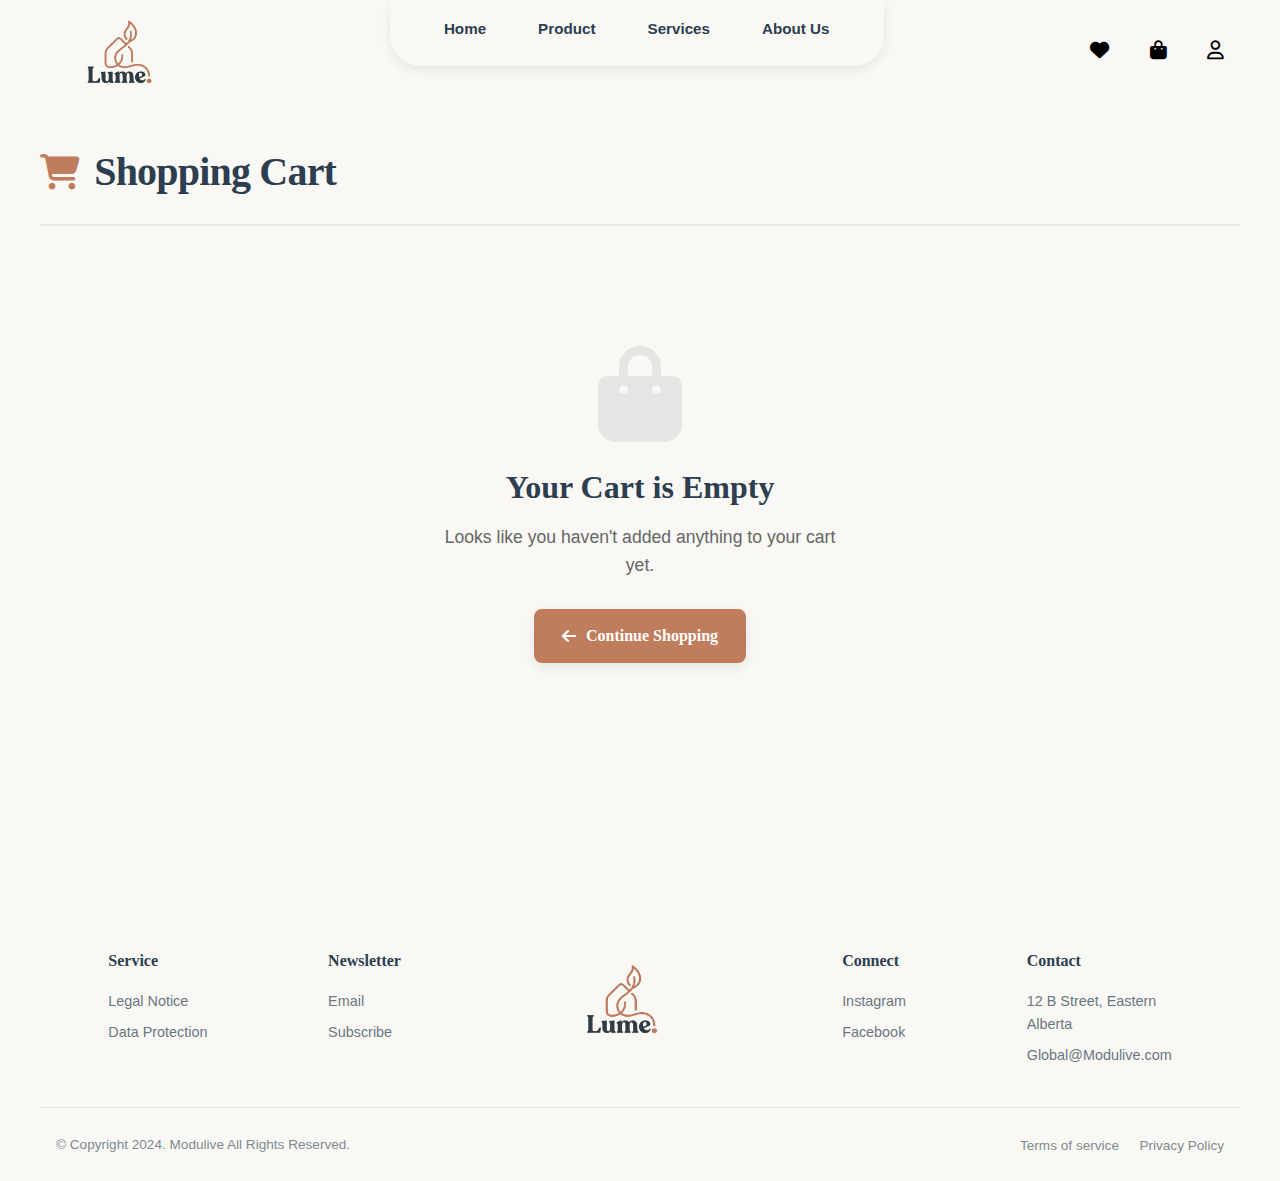
<file: shipping.html>
<!DOCTYPE html>
<html lang="en">
  <head>
    <meta charset="UTF-8" />
    <meta name="viewport" content="width=device-width, initial-scale=1.0" />
    <title>Checkout - Shipping | Lume</title>
    <link
      rel="icon"
      type="image/png"
      href="resources/img/home_images/logo_b_t.png"
    />
    <link
      href="https://fonts.googleapis.com/css2?family=Playfair+Display:wght@600;700&family=Open+Sans:wght@300;400;600&display=swap"
      rel="stylesheet"
    />
    <link
      rel="stylesheet"
      href="https://cdnjs.cloudflare.com/ajax/libs/font-awesome/6.4.0/css/all.min.css"
    />
    <link rel="stylesheet" href="main.css" />
    <link rel="stylesheet" href="styles/checkout.css" />
  </head>
  <body>
    <!-- Header -->
    <header class="home_header">
      <nav class="nav_home">
        <div class="home_navbar_container">
          <!-- logo section -->
          <div class="logo">
            <a href="/index.html">
              <img src="resources/img/home_images/logo_t.png" alt="Lume logo" />
            </a>
          </div>

          <!-- center white menu tab -->
          <div class="nav_menu_tab">
            <ul class="navbar_home_menu">
              <li class="navbar_home_item">
                <a href="/" class="navbar_links">Home</a>
              </li>
              <li class="navbar_home_item">
                <a href="/prdcts.html" class="navbar_links">Product</a>
              </li>
              <li class="navbar_home_item">
                <a href="#" class="navbar_links" style="cursor: default"
                  >Services</a
                >
              </li>
              <li class="navbar_home_item">
                <a href="index.html#about_us_section" class="navbar_links"
                  >About Us</a
                >
              </li>
            </ul>
          </div>

          <!-- icons section -->
          <div class="home_icons_container" aria-hidden="false">
            <button class="icon-btn" aria-label="wishlist">
              <a href="wishlist.html"><i class="fa-solid fa-heart"></i></a>
            </button>
            <button class="icon-btn cart-icon-btn" aria-label="cart">
              <a href="cart.html">
                <i class="fa-solid fa-bag-shopping"></i>
                <span class="cart-counter hidden" id="cart-counter">0</span>
              </a>
            </button>
            <button class="icon-btn" aria-label="account">
              <a href="login.html"><i class="fa-regular fa-user"></i></a>
            </button>
          </div>

          <!-- hamburger (mobile) -->
          <button
            class="navbar_toggle"
            id="mobile-menu"
            aria-label="toggle menu"
          >
            <span class="bar"></span>
            <span class="bar"></span>
            <span class="bar"></span>
          </button>
        </div>
      </nav>
    </header>

    <div class="container">
      <!-- Breadcrumbs -->
      <div class="breadcrumbs">
        <a href="index.html">Home</a> > <a href="prdcts.html">Shop</a> >
        <span>Checkout</span>
      </div>

      <!-- Page Header -->
      <h1>Checkout</h1>

      <!-- Progress Indicator -->
      <div class="progress-container">
        <div class="progress-steps">
          <div class="progress-bar"></div>

          <div class="step active">
            <div class="step-circle">1</div>
            <div class="step-label">Shipping</div>
          </div>

          <div class="step">
            <div class="step-circle">2</div>
            <div class="step-label">Payment</div>
          </div>

          <div class="step">
            <div class="step-circle">3</div>
            <div class="step-label">Review</div>
          </div>
        </div>
      </div>

      <!-- Main Grid -->
      <div class="grid">
        <!-- Shipping Form -->
        <div class="form-section">
          <h2>Shipping Information</h2>
          <form id="shipping-form">
            <div class="form-group">
              <label>Full Name</label>
              <input
                type="text"
                id="fullName"
                class="input-box"
                placeholder="Enter your full name"
                required
                readonly
              />
            </div>

            <div class="form-group">
              <label>Email</label>
              <input
                type="email"
                id="email"
                class="input-box"
                placeholder="Enter your email"
                required
                readonly
              />
            </div>

            <div class="form-group">
              <label>Phone Number</label>
              <input
                type="tel"
                id="phone"
                class="input-box"
                placeholder="Enter your phone number"
                required
              />
            </div>

            <div class="form-group">
              <label>Address</label>
              <input
                type="text"
                id="address"
                class="input-box"
                placeholder="Enter your address"
                required
              />
            </div>

            <div class="form-group">
              <label>City</label>
              <input
                type="text"
                id="city"
                class="input-box"
                placeholder="Enter your city"
                required
              />
            </div>

            <div class="form-group">
              <label>ZIP Code</label>
              <input
                type="text"
                id="zip"
                class="input-box"
                placeholder="Enter ZIP code"
                required
              />
            </div>

            <div class="form-group">
              <label>Delivery Date</label>
              <input type="date" id="deliveryDate" class="input-box" required />
              <div class="checkbox">
                <input type="checkbox" id="saveInfo" />
                <span>Save for next time</span>
              </div>
            </div>

            <div class="button-group">
              <a href="payment.html" class="continue-to-payment"
                >Continue to Payment</a
              >
            </div>
          </form>
        </div>

        <!-- Order Summary -->
        <div class="summary-section">
          <h2>Order Summary</h2>

          <div class="summary-items-container">
            <div class="summary-item">
              <img src="resources/img/lusso-sofa.jpg" alt="Lusso Cloud Sofa" />
              <div class="summary-item-details">
                <h3>Lusso Cloud Sofa</h3>
                <p>Qty: 1</p>
              </div>
              <div class="price">$1,299</div>
            </div>

            <div class="summary-item">
              <img
                src="resources/img/eames-chair.jpg"
                alt="Eames Style Lounge Chair"
              />
              <div class="summary-item-details">
                <h3>Eames Style Lounge Chair</h3>
                <p>Qty: 1</p>
              </div>
              <div class="price">$850</div>
            </div>

            <div class="summary-item">
              <img
                src="resources/img/marble-table.jpg"
                alt="Marble Top Dining Table"
              />
              <div class="summary-item-details">
                <h3>Marble Top Dining Table</h3>
                <p>Qty: 1</p>
              </div>
              <div class="price">$899</div>
            </div>

            <div class="summary-item">
              <img src="resources/img/arco-lamp.jpg" alt="Arco Floor Lamp" />
              <div class="summary-item-details">
                <h3>Arco Floor Lamp</h3>
                <p>Qty: 1</p>
              </div>
              <div class="price">$299</div>
            </div>
          </div>

          <div class="total">
            <p>Subtotal: <span>$3,347</span></p>
            <p>Shipping: <span>$50</span></p>
            <p>
              <strong>Total: <span>$3,397</span></strong>
            </p>
          </div>

          <div class="free-shipping-box">
            🚚 Free shipping on orders over $500
          </div>
        </div>
      </div>
    </div>

    <!--footer-->
    <footer class="footer">
      <div class="footer_container">
        <div class="footer_column">
          <h3>Service</h3>
          <a href="#">Legal Notice</a>
          <a href="#">Data Protection</a>
        </div>

        <div class="footer_column">
          <h3>Newsletter</h3>
          <a href="#">Email</a>
          <a href="#">Subscribe</a>
        </div>

        <div class="footer_logo">
          <img src="resources/img/home_images/logo_t.png" alt="Lume Logo" />
        </div>

        <div class="footer_column">
          <h3>Connect</h3>
          <a href="#">Instagram</a>
          <a href="#">Facebook</a>
        </div>

        <div class="footer_column">
          <h3>Contact</h3>
          <p>12 B Street, Eastern<br />Alberta</p>
          <a href="mailto:Global@Modulive.com">Global@Modulive.com</a>
        </div>
      </div>

      <div class="footer_bottom">
        <p>© Copyright 2024. Modulive All Rights Reserved.</p>

        <div class="footer_links">
          <a href="#">Terms of service</a>
          <a href="#">Privacy Policy</a>
        </div>
      </div>
    </footer>

    <script src="main.js"></script>
    <script src="scripts/checkout.js"></script>
  </body>
</html>
</file>
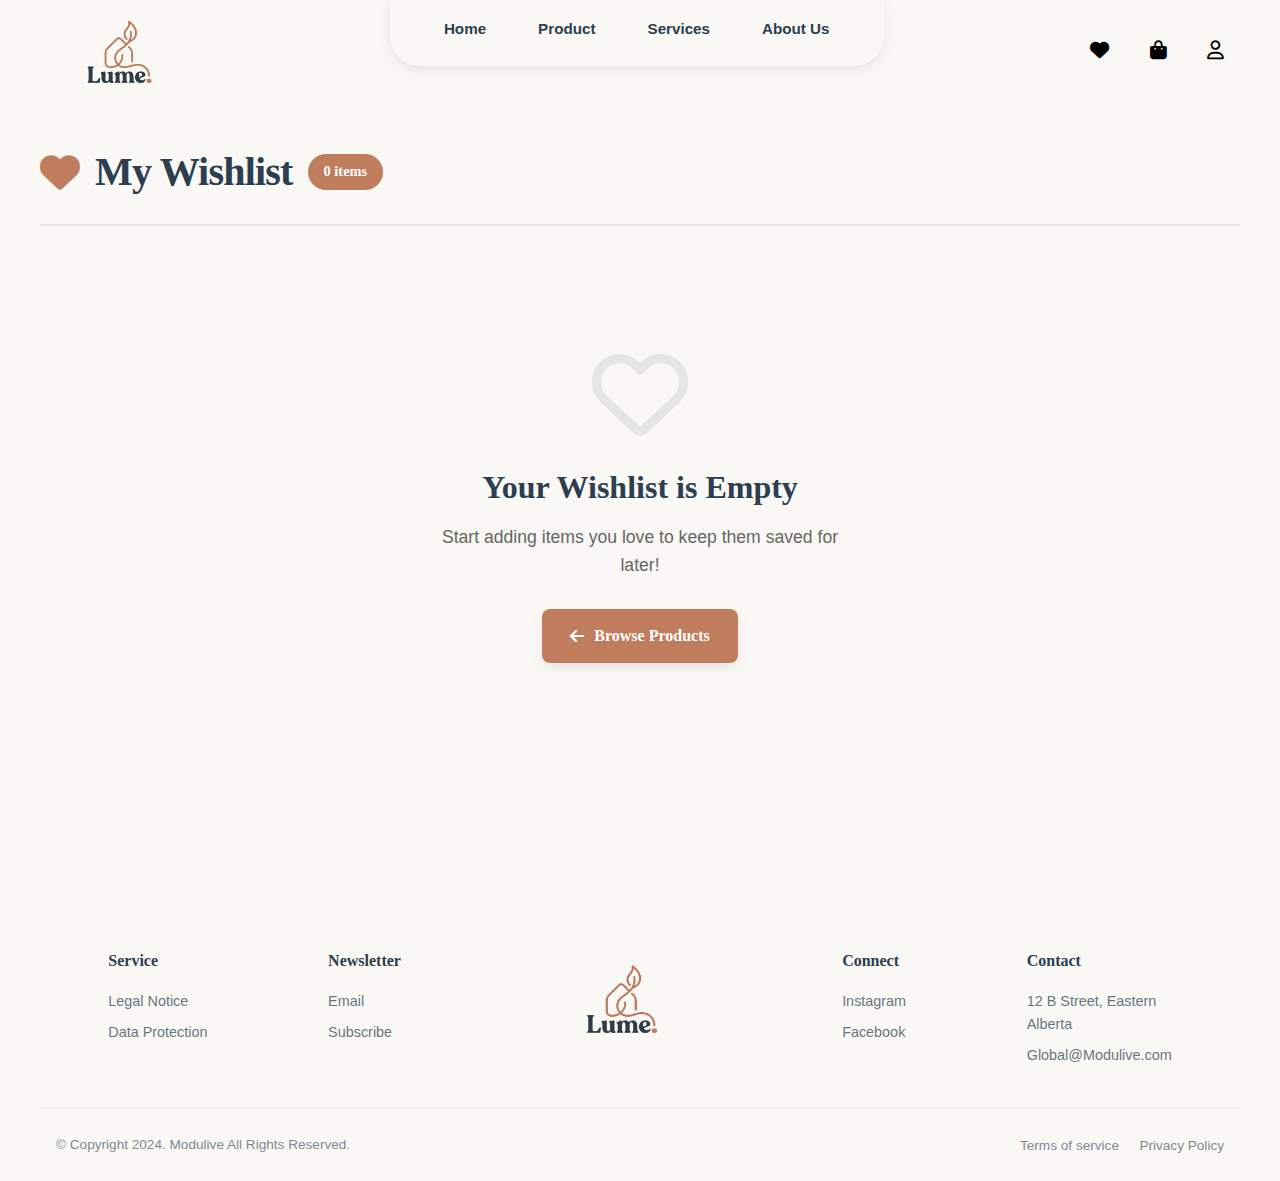
<file: wishlist.html>
<!DOCTYPE html>
<html lang="en">
  <head>
    <meta charset="UTF-8" />
    <meta name="viewport" content="width=device-width, initial-scale=1.0" />
    <title>My Wishlist</title>
    <link
      rel="stylesheet"
      href="https://cdnjs.cloudflare.com/ajax/libs/font-awesome/6.5.0/css/all.min.css"
    />
    <link rel="stylesheet" href="main.css" />
    <link rel="stylesheet" href="styles/prdcts.css" />
  </head>
  <body class="wishlist-page">
    <!-- Header -->
    <header class="home_header">
      <nav class="nav_home">
        <div class="home_navbar_container">
          <!-- logo section -->
          <div class="logo">
            <a href="/index.html">
              <img src="resources/img/home_images/logo_t.png" alt="Lume logo" />
            </a>
          </div>

          <!-- center white menu tab -->
          <div class="nav_menu_tab">
            <ul class="navbar_home_menu">
              <li class="navbar_home_item">
                <a href="/" class="navbar_links">Home</a>
              </li>
              <li class="navbar_home_item">
                <a href="/prdcts.html" class="navbar_links">Product</a>
              </li>
              <li class="navbar_home_item">
                <a href="/NewCollection.html" class="navbar_links">Services</a>
              </li>
              <li class="navbar_home_item">
                <a href="/aboutus.html" class="navbar_links">About Us</a>
              </li>
            </ul>
          </div>

          <!-- icons section -->
          <div class="home_icons_container" aria-hidden="false">
            <button class="icon-btn" aria-label="wishlist">
              <a href="wishlist.html"><i class="fa-solid fa-heart"></i></a>
            </button>
            <button class="icon-btn cart-icon-btn" aria-label="cart">
              <a href="cart.html">
                <i class="fa-solid fa-bag-shopping"></i>
                <span class="cart-counter hidden" id="cart-counter">0</span>
              </a>
            </button>
            <button class="icon-btn" aria-label="account">
              <i class="fa-regular fa-user"></i>
            </button>
          </div>

          <!-- hamburger (mobile) -->
          <button
            class="navbar_toggle"
            id="mobile-menu"
            aria-label="toggle menu"
          >
            <span class="bar"></span>
            <span class="bar"></span>
            <span class="bar"></span>
          </button>
        </div>
      </nav>
    </header>

    <div class="wishlist-container">
      <div class="wishlist-header">
        <div class="wishlist-title-section">
          <i class="fa-solid fa-heart wishlist-icon"></i>
          <h1 class="wishlist-title">My Wishlist</h1>
          <span class="wishlist-count" id="wishlistCount">0 items</span>
        </div>
        <button id="clearWishlistBtn" class="clear-wishlist">
          <i class="fa-solid fa-trash-can"></i>
          Clear All
        </button>
      </div>

      <div class="wishlist-content">
        <div class="empty-wishlist" id="emptyState" style="display: none">
          <i class="fa-regular fa-heart empty-icon"></i>
          <h2>Your Wishlist is Empty</h2>
          <p>Start adding items you love to keep them saved for later!</p>
          <a href="/prdcts.html" class="btn-browse">
            <i class="fa-solid fa-arrow-left"></i>
            Browse Products
          </a>
        </div>

        <div class="wishlist-grid" id="wishlistGrid"></div>
      </div>
    </div>

    <script>
      const wishlistGrid = document.getElementById("wishlistGrid");
      let wishlist = JSON.parse(localStorage.getItem("wishlist")) || [];

      function renderWishlist() {
        wishlistGrid.innerHTML = "";
        const emptyState = document.getElementById("emptyState");
        const countElement = document.getElementById("wishlistCount");
        const clearBtn = document.getElementById("clearWishlistBtn");

        // Update count
        countElement.textContent = `${wishlist.length} ${
          wishlist.length === 1 ? "item" : "items"
        }`;

        if (wishlist.length === 0) {
          emptyState.style.display = "flex";
          wishlistGrid.style.display = "none";
          clearBtn.style.display = "none";
          return;
        }

        emptyState.style.display = "none";
        wishlistGrid.style.display = "grid";
        clearBtn.style.display = "flex";

        wishlist.forEach((product, index) => {
          const card = document.createElement("div");
          card.classList.add("product-card");
          card.style.animationDelay = `${index * 0.1}s`;

          card.innerHTML = `
            <div class="wishlist-card-header">
              <span class="item-number">#${index + 1}</span>
              <button class="remove-btn-icon" data-index="${index}" title="Remove from wishlist">
                <i class="fa-solid fa-xmark"></i>
              </button>
            </div>
            <div class="product-img">
                <img src="${product.img}" alt="${product.title}" loading="lazy">
                <div class="img-overlay">
                  <button class="btn-view" onclick="window.location.href='/prdct_dtl.html'">
                    <i class="fa-solid fa-eye"></i> View Details
                  </button>
                </div>
            </div>
            <div class="product-info">
              <p class="product-title">${product.title}</p>
              <p class="product-price">${product.price}</p>
              <button class="btn-add-to-cart" data-index="${index}">
                <i class="fa-solid fa-cart-shopping"></i>
                Add to Cart
              </button>
            </div>
        `;

          wishlistGrid.appendChild(card);
        });

        // Remove button listeners
        document.querySelectorAll(".remove-btn-icon").forEach((btn) => {
          btn.addEventListener("click", (e) => {
            e.stopPropagation();
            const index = btn.dataset.index;
            const card = btn.closest(".product-card");
            card.classList.add("removing");

            setTimeout(() => {
              wishlist.splice(index, 1);
              localStorage.setItem("wishlist", JSON.stringify(wishlist));
              renderWishlist();
            }, 300);
          });
        });

        // Add to cart button listeners
        document.querySelectorAll(".btn-add-to-cart").forEach((btn) => {
          btn.addEventListener("click", (e) => {
            const index = parseInt(btn.dataset.index);
            const item = wishlist[index];

            // Create product object for cart
            const cartProduct = {
              id: Date.now() + index, // Generate unique ID based on title
              name: item.title,
              price: parseFloat(item.price.replace("$", "")),
              image: item.img,
              category: "Wishlist Item",
              quantity: 1,
            };

            // Add to cart using global function
            if (typeof window.addToCart === "function") {
              window.addToCart(cartProduct);

              // Visual feedback
              btn.innerHTML = '<i class="fa-solid fa-check"></i> Added!';
              btn.disabled = true;
              setTimeout(() => {
                btn.innerHTML =
                  '<i class="fa-solid fa-cart-shopping"></i> Add to Cart';
                btn.disabled = false;
              }, 2000);
            }
          });
        });
      }

      renderWishlist();

      document
        .getElementById("clearWishlistBtn")
        .addEventListener("click", () => {
          if (
            confirm(
              `Are you sure you want to remove all ${wishlist.length} items from your wishlist?`
            )
          ) {
            wishlistGrid.classList.add("fade-out");
            setTimeout(() => {
              localStorage.removeItem("wishlist");
              wishlist = [];
              renderWishlist();
              wishlistGrid.classList.remove("fade-out");
            }, 300);
          }
        });
    </script>

    <!--footer-->
    <footer class="footer">
      <div class="footer_container">
        <div class="footer_column">
          <h3>Service</h3>
          <a href="#">Legal Notice</a>
          <a href="#">Data Protection</a>
        </div>

        <div class="footer_column">
          <h3>Newsletter</h3>
          <a href="#">Email</a>
          <a href="#">Subscribe</a>
        </div>

        <div class="footer_logo">
          <img src="resources/img/home_images/logo_t.png" alt="Lume Logo" />
        </div>

        <div class="footer_column">
          <h3>Connect</h3>
          <a href="#">Instagram</a>
          <a href="#">Facebook</a>
        </div>

        <div class="footer_column">
          <h3>Contact</h3>
          <p>12 B Street, Eastern<br />Alberta</p>
          <a href="mailto:Global@Modulive.com">Global@Modulive.com</a>
        </div>
      </div>

      <div class="footer_bottom">
        <p>© Copyright 2024. Modulive All Rights Reserved.</p>

        <div class="footer_links">
          <a href="#">Terms of service</a>
          <a href="#">Privacy Policy</a>
        </div>
      </div>
    </footer>

    <script src="main.js"></script>
    <script src="scripts/cart.js"></script>
  </body>
</html>
</file>
<file: styles/cart.css>
.cart-page {
  background: var(--bg-color);
}

.cart-container {
  max-width: 1400px;
  margin: 0 auto;
  padding: 140px 40px 60px;
  min-height: 100vh;
}

/* Cart Header */
.cart-header {
  margin-bottom: 40px;
  padding-bottom: 20px;
  border-bottom: 2px solid var(--border-color);
}

.cart-title {
  font-family: var(--font-heading);
  font-size: 2.5rem;
  color: var(--primary-color);
  margin: 0;
  letter-spacing: -0.02em;
  display: flex;
  align-items: center;
  gap: 15px;
}

.cart-title i {
  color: var(--accent-color);
  font-size: 2.2rem;
}

/* Empty Cart State */
.empty-cart {
  display: flex;
  flex-direction: column;
  align-items: center;
  justify-content: center;
  padding: 80px 20px;
  text-align: center;
}

.empty-icon {
  font-size: 6rem;
  color: var(--border-color);
  margin-bottom: 20px;
  animation: float 3s ease-in-out infinite;
}

@keyframes float {
  0%,
  100% {
    transform: translateY(0);
  }
  50% {
    transform: translateY(-10px);
  }
}

.empty-cart h2 {
  font-family: var(--font-heading);
  font-size: 2rem;
  color: var(--primary-color);
  margin-bottom: 10px;
}

.empty-cart p {
  color: #666;
  font-size: 1.1rem;
  margin-bottom: 30px;
  max-width: 400px;
}

.btn-browse {
  display: inline-flex;
  align-items: center;
  gap: 10px;
  background: var(--accent-color);
  color: var(--white);
  padding: 14px 28px;
  border-radius: 8px;
  text-decoration: none;
  font-family: var(--font-heading);
  font-weight: 600;
  font-size: 1rem;
  transition: all 0.3s ease;
  box-shadow: var(--box-shadow);
}

.btn-browse:hover {
  background: #b06d4d;
  transform: translateY(-2px);
  box-shadow: 0 6px 16px rgba(0, 0, 0, 0.12);
}

/* Cart Content Layout */
.cart-content {
  display: grid;
  grid-template-columns: 1fr 380px;
  gap: 40px;
  align-items: start;
}

.cart-main {
  background: var(--white);
  border-radius: 12px;
  padding: 30px;
  box-shadow: var(--box-shadow);
  border: 1px solid var(--border-color);
}

/* Cart Table */
.cart-table-container {
  overflow-x: auto;
}

.cart-table {
  width: 100%;
  border-collapse: collapse;
}

.cart-table thead {
  background: linear-gradient(135deg, var(--bg-color) 0%, #f5f4f0 100%);
}

.cart-table th {
  padding: 16px 12px;
  text-align: left;
  font-family: var(--font-heading);
  font-size: 1rem;
  font-weight: 600;
  color: var(--primary-color);
  text-transform: uppercase;
  letter-spacing: 0.5px;
  border-bottom: 2px solid var(--border-color);
}

.cart-table th:last-child {
  text-align: center;
}

.cart-table tbody tr {
  border-bottom: 1px solid var(--border-color);
  transition: background 0.3s ease;
}

.cart-table tbody tr:hover {
  background: var(--bg-color);
}

.cart-table td {
  padding: 20px 12px;
  vertical-align: middle;
}

/* Product Cell */
.cart-product {
  display: flex;
  align-items: center;
  gap: 15px;
}

.cart-product-img {
  width: 80px;
  height: 80px;
  border-radius: 8px;
  overflow: hidden;
  flex-shrink: 0;
  background: var(--bg-color);
}

.cart-product-img img {
  width: 100%;
  height: 100%;
  object-fit: cover;
}

.cart-product-info {
  flex: 1;
}

.cart-product-name {
  font-family: var(--font-heading);
  font-size: 1.1rem;
  color: var(--primary-color);
  margin-bottom: 4px;
  font-weight: 600;
}

.cart-product-category {
  font-size: 0.85rem;
  color: #666;
  text-transform: uppercase;
  letter-spacing: 0.5px;
}

/* Price Cell */
.cart-price {
  font-family: var(--font-heading);
  font-size: 1.2rem;
  color: var(--btn-color);
  font-weight: 700;
}

/* Quantity Cell */
.cart-quantity {
  display: flex;
  align-items: center;
  gap: 0;
  background: var(--bg-color);
  border-radius: 8px;
  overflow: hidden;
  width: fit-content;
}

.qty-btn {
  background: transparent;
  border: none;
  width: 36px;
  height: 36px;
  cursor: pointer;
  font-size: 1.2rem;
  color: var(--primary-color);
  transition: all 0.3s ease;
  display: flex;
  align-items: center;
  justify-content: center;
}

.qty-btn:hover {
  background: var(--btn-color);
  color: var(--white);
}

.qty-value {
  min-width: 40px;
  text-align: center;
  font-family: var(--font-heading);
  font-size: 1rem;
  font-weight: 600;
  color: var(--primary-color);
  padding: 0 8px;
}

/* Subtotal Cell */
.cart-subtotal {
  font-family: var(--font-heading);
  font-size: 1.3rem;
  color: var(--primary-color);
  font-weight: 700;
}

/* Remove Button */
.cart-remove {
  text-align: center;
}

.btn-remove {
  background: transparent;
  border: 2px solid var(--accent-color);
  color: var(--accent-color);
  width: 36px;
  height: 36px;
  border-radius: 50%;
  cursor: pointer;
  transition: all 0.3s ease;
  display: inline-flex;
  align-items: center;
  justify-content: center;
  font-size: 1rem;
}

.btn-remove:hover {
  background: var(--accent-color);
  color: var(--white);
  transform: rotate(90deg);
}

/* Cart Actions */
.cart-actions {
  display: flex;
  justify-content: space-between;
  align-items: center;
  margin-top: 30px;
  padding-top: 25px;
  border-top: 2px solid var(--border-color);
  gap: 15px;
}

.btn-continue,
.btn-clear-cart {
  padding: 12px 24px;
  border-radius: 8px;
  font-family: var(--font-heading);
  font-weight: 600;
  font-size: 1rem;
  cursor: pointer;
  transition: all 0.3s ease;
  display: inline-flex;
  align-items: center;
  gap: 10px;
  border: none;
}

.btn-continue {
  background: var(--btn-color);
  color: var(--white);
}

.btn-continue:hover {
  background: #5e6f5e;
  transform: translateY(-2px);
}

.btn-clear-cart {
  background: transparent;
  color: var(--accent-color);
  border: 2px solid var(--accent-color);
}

.btn-clear-cart:hover {
  background: var(--accent-color);
  color: var(--white);
  transform: translateY(-2px);
}

/* Order Summary */
.order-summary {
  background: var(--white);
  border-radius: 12px;
  padding: 30px;
  box-shadow: var(--box-shadow);
  border: 1px solid var(--border-color);
  position: sticky;
  top: 150px;
}

.summary-title {
  font-family: var(--font-heading);
  font-size: 1.8rem;
  color: var(--primary-color);
  margin-bottom: 25px;
  padding-bottom: 15px;
  border-bottom: 2px solid var(--border-color);
}

.summary-row {
  display: flex;
  justify-content: space-between;
  align-items: center;
  margin-bottom: 15px;
  font-size: 1rem;
  color: #666;
}

.summary-row span:first-child {
  font-family: var(--font-body);
}

.summary-row span:last-child {
  font-family: var(--font-heading);
  font-weight: 600;
  color: var(--primary-color);
}

.summary-divider {
  height: 2px;
  background: var(--border-color);
  margin: 20px 0;
}

.summary-row.total {
  font-size: 1.3rem;
  margin-bottom: 25px;
}

.summary-row.total span {
  font-family: var(--font-heading);
  font-weight: 700;
  color: var(--primary-color);
  font-size: 1.5rem;
}

.btn-checkout {
  width: 100%;
  background: linear-gradient(135deg, var(--accent-color) 0%, #b06d4d 100%);
  color: var(--white);
  border: none;
  padding: 16px;
  border-radius: 8px;
  font-family: var(--font-heading);
  font-size: 1.1rem;
  font-weight: 600;
  cursor: pointer;
  transition: all 0.3s ease;
  box-shadow: var(--box-shadow);
  display: flex;
  align-items: center;
  justify-content: center;
  gap: 10px;
  margin-bottom: 20px;
}

.btn-checkout:hover {
  transform: translateY(-2px);
  box-shadow: 0 8px 20px rgba(0, 0, 0, 0.15);
}

.payment-methods {
  text-align: center;
  padding-top: 20px;
  border-top: 1px solid var(--border-color);
}

.payment-methods p {
  font-size: 0.9rem;
  color: #666;
  margin-bottom: 10px;
}

.payment-icons {
  display: flex;
  justify-content: center;
  gap: 12px;
  font-size: 1.8rem;
  color: var(--primary-color);
}

/* Cart Counter Badge */
.cart-icon-btn {
  position: relative;
}

.cart-counter {
  position: absolute;
  top: -8px;
  right: -8px;
  background: var(--accent-color);
  color: var(--white);
  font-size: 0.7rem;
  font-weight: 700;
  font-family: var(--font-heading);
  min-width: 20px;
  height: 20px;
  border-radius: 50%;
  display: flex;
  align-items: center;
  justify-content: center;
  padding: 0 5px;
  box-shadow: 0 2px 6px rgba(0, 0, 0, 0.2);
  animation: popIn 0.3s ease;
}

@keyframes popIn {
  0% {
    transform: scale(0);
  }
  50% {
    transform: scale(1.2);
  }
  100% {
    transform: scale(1);
  }
}

.cart-counter.hidden {
  display: none;
}

/* Responsive Design */
@media (max-width: 1199px) {
  .cart-content {
    grid-template-columns: 1fr 340px;
    gap: 30px;
  }

  .cart-container {
    padding: 130px 30px 50px;
  }
}

@media (max-width: 900px) {
  .cart-content {
    grid-template-columns: 1fr;
    gap: 30px;
  }

  .order-summary {
    position: static;
  }

  .cart-container {
    padding: 120px 25px 40px;
  }

  .cart-title {
    font-size: 2.2rem;
  }

  .cart-product {
    flex-direction: column;
    align-items: flex-start;
  }

  .cart-product-img {
    width: 100%;
    height: 150px;
  }
}

@media (max-width: 767px) {
  .cart-container {
    padding: 100px 20px 35px;
  }

  .cart-title {
    font-size: 2rem;
  }

  .cart-main {
    padding: 20px;
  }

  /* Stack table on mobile */
  .cart-table,
  .cart-table thead,
  .cart-table tbody,
  .cart-table tr,
  .cart-table td {
    display: block;
  }

  .cart-table thead {
    display: none;
  }

  .cart-table tr {
    margin-bottom: 25px;
    border: 1px solid var(--border-color);
    border-radius: 8px;
    padding: 15px;
  }

  .cart-table td {
    padding: 10px 0;
    border: none;
    text-align: left !important;
    position: relative;
    padding-left: 50%;
  }

  .cart-table td::before {
    content: attr(data-label);
    position: absolute;
    left: 0;
    font-weight: 600;
    font-family: var(--font-heading);
    color: var(--primary-color);
  }

  .cart-table td:first-child {
    padding-left: 0;
  }

  .cart-table td:first-child::before {
    display: none;
  }

  .cart-product {
    flex-direction: row;
  }

  .cart-product-img {
    width: 80px;
    height: 80px;
  }

  .cart-actions {
    flex-direction: column;
  }

  .btn-continue,
  .btn-clear-cart {
    width: 100%;
    justify-content: center;
  }

  .order-summary {
    padding: 25px;
  }
}

@media (max-width: 599px) {
  .cart-container {
    padding: 90px 15px 30px;
  }

  .cart-title {
    font-size: 1.7rem;
    gap: 10px;
  }

  .cart-title i {
    font-size: 1.5rem;
  }

  .empty-cart {
    padding: 60px 15px;
  }

  .empty-icon {
    font-size: 5rem;
  }

  .empty-cart h2 {
    font-size: 1.6rem;
  }
}

@media (max-width: 479px) {
  .cart-container {
    padding: 80px 12px 25px;
  }

  .cart-title {
    font-size: 1.5rem;
  }

  .cart-main {
    padding: 15px;
  }

  .order-summary {
    padding: 20px;
  }

  .summary-title {
    font-size: 1.5rem;
  }

  .btn-checkout {
    padding: 14px;
    font-size: 1rem;
  }
}
</file>
<file: styles/checkout.css>
* {
    margin: 0;
    padding: 0;
    box-sizing: border-box;
}

body {
    font-family: 'Lato', sans-serif;
    background-color: #F9F8F4;
    color: #2C3E50;
    line-height: 1.6;
    min-height: 100vh;
}

h1, h2, h3 {
    font-family: 'Playfair Display', serif;
    font-weight: 600;
    color: #2C3E50;
}

h1 {
    font-size: 2.5rem;
    margin-bottom: 1rem;
}

h2 {
    font-size: 1.8rem;
    margin-bottom: 1.5rem;
}

h3 {
    font-size: 1.3rem;
    margin-bottom: 1rem;
}


/* CONTAINER RULE */
.container {
    max-width: 1300px;
    margin: 0px auto;
    padding: 30px 20px;
}

/* BREADCRUMBS */
.breadcrumbs {
    font-size: 14px;
    margin-bottom: 30px;
    color: #768976;
}

.breadcrumbs a {
    color: #768976;
    text-decoration: none;
    transition: color 0.2s ease;
}

.breadcrumbs a:hover {
    color: #C07D5D;
    text-decoration: underline;
}

/* HEADER */
.page-header {
    margin-bottom: 40px;
    text-align: center;
}

.page-header h1 {
    font-size: 36px;
    margin-bottom: 10px;
}

/* PROGRESS INDICATOR - IMPROVED */
.progress-container {
    max-width: 600px;
    margin: 0 auto 40px;
    position: relative;
}

.progress-steps {
    display: flex;
    justify-content: space-between;
    position: relative;
    margin-bottom: 20px;
}

/* الخط المتصل بين الدوائر */
.progress-steps::before {
    content: '';
    position: absolute;
    top: 15px;
    left: 0;
    right: 0;
    height: 2px;
    background-color: #E5E5E5;
    z-index: 1;
}

.progress-bar {
    position: absolute;
    top: 15px;
    left: 0;
    height: 2px;
    background-color: #C07D5D;
    z-index: 2;
    transition: width 0.5s ease;
}


.step {
    display: flex;
    flex-direction: column;
    align-items: center;
    position: relative;
    z-index: 3;
    
    flex: 1;
}

.step-circle {
    width: 32px;
    height: 32px;
    border-radius: 50%;
    background-color: #FFFFFF;
    border: 2px solid #E5E5E5;
    color: #768976;
    display: flex;
    align-items: center;
    justify-content: center;
    font-weight: 700;
    font-size: 14px;
    margin-bottom: 8px;
    transition: all 0.3s ease;
}

.step.active .step-circle {
    background-color: #C07D5D;
    border-color: #C07D5D;
    color: #FFFFFF;
}

.step.completed .step-circle {
    background-color: #768976;
    border-color: #768976;
    color: #FFFFFF;
}

.step-label {
    font-size: 14px;
    font-weight: 600;
    color: #768976;
    letter-spacing: 0.5px;
    font-weight: 500;
    text-align: center;
    transition: color 0.3s ease;
}

.step.active .step-label {
    color: #C07D5D;
}

.step.completed .step-label {
    color: #768976;
}

/* GRID LAYOUT */
.grid {
    display: grid;
    grid-template-columns: 1.2fr 0.8fr;
    gap: 40px;
    margin-top: 20px;
}

/* FORM SECTION */
.form-section {
    background-color: #FFFFFF;
    padding: 40px;
    border-radius: 4px;
    box-shadow: 0 4px 12px rgba(0, 0, 0, 0.08);
    
}

.form-section h2 {
    font-size: 24px;
    margin-bottom: 30px;
    padding-bottom: 15px;
    border-bottom: 1px solid #E5E5E5;
}

.step-form {
    display: none;
    animation: fadeIn 0.5s ease;
}

.step-form.active {
    display: block;
}

/* FORM STYLES */
.form-group {
    margin-bottom: 25px;
}

.form-group label {
    display: block;
    margin-bottom: 8px;
    font-weight: 600;
    font-size: 15px;
    color: #2C3E50;
}

.input-box, select, input{
    width: 100%;
    padding: 16px 18px;
    margin-bottom: 20px;
    border: 1px solid #E5E5E5;
    border-radius: 4px;
    font-family: 'Lato', sans-serif;
    font-size: 16px;
    color: #2C3E50;
    outline: none;
    background: #FFFFFF;
    transition: 0.2s ease;
}

.input-box:focus, select:focus, input:focus {
    border-color: #C07D5D;
    background: #FFFFFF;
    outline: none;
    box-shadow: 0 0 0 2px rgba(192, 125, 93, 0.2);
}

/* CHECKBOX */
.checkbox {
    display: flex;
    align-items: center;
    gap: 10px;
    margin-top: 20px;
    padding: 0.75rem;
    background-color: #F9F8F4; 
    border-radius: 4px;
}

.checkbox input {
    width: 18px;
    height: 18px;
    cursor: pointer;
    accent-color: #C07D5D;
}

.checkbox span {
    font-size: 15px;
    color: #2C3E50;
}

/* BUTTONS */
.button-group {
    display: flex;
    gap: 15px;
    margin-top: 30px;
}

.continue-to-payment, #review, #place-order, .secondary {
    padding: 16px 32px;
    border-radius: 4px;
    font-family: 'Lato', sans-serif;
    font-weight: 600;
    font-size: 16px;
    cursor: pointer;
    text-transform: uppercase;
    transition: all 0.2s ease;
    letter-spacing: 0.5px;
    border: none;
    outline: none;
    text-align: center;
    text-decoration: none;
    flex: 1;
}

.continue-to-payment, #review, #place-order {
    background-color: #C07D5D;
    color: #FFFFFF;
    box-shadow: 0 4px 12px rgba(0, 0, 0, 0.08);
}

.continue-to-payment:hover, #review:hover, #place-order:hover {
    background-color: #A66B4D;
    transform: translateY(-2px);
    box-shadow: 0 6px 16px rgba(0, 0, 0, 0.12);
}

.secondary {
    background-color: #768976;
    color: #FFFFFF;
}

.secondary:hover {
    background-color: #5A6B5A;
    transform: translateY(-2px);
}

/* REVIEW SUMMARY */
.review-summary {
    background-color: #F9F8F4;
    padding: 25px;
    border-radius: 4px;
    margin-bottom: 30px;
    border: 1px solid #E5E5E5;
}

.review-summary h3 {
    font-size: 18px;
    margin-bottom: 15px;
    padding-bottom: 0.5rem;
    border-bottom: 1px solid #E5E5E5;
    color: #2C3E50;
}

.review-item {
    display: flex;
    justify-content: space-between;
    padding: 0.5rem 0;
    border-bottom: 1px solid rgba(229, 229, 229, 0.5);
}

.review-item:last-child {
    border-bottom: none;
}

.review-item strong {
    color: #2C3E50; 
    font-weight: 600;
}

.review-item span {
    color: #768976; 
}
.review-summary p {
    margin: 8px 0;
    font-size: 16px;
}

/* ORDER SUMMARY SECTION */
.summary-section {
    background-color: #FFFFFF;
    padding: 25px;
    border-radius: 4px;
    box-shadow: 0 4px 12px rgba(0, 0, 0, 0.08);
    border: 1px solid #E5E5E5;
    height: fit-content;
    position: sticky;
    top: 30px;
}

.summary-section h2 {
    font-size: 24px;
    margin-bottom: 25px;
    padding-bottom: 15px;
    border-bottom: 1px solid #E5E5E5;
}

.summary-items-container {
    max-height: 350px;
    overflow-y: auto;
    padding-right: 5px;
}

.summary-item {
    display: flex;
    align-items: center;
    justify-content: space-between;
    margin-bottom: 15px;
    padding-bottom: 10px;
    border-bottom: 1px solid #E5E5E5;
    gap: 20px;
}

.summary-item:last-child {
    border-bottom: none;
    margin-bottom: 0;
    padding-bottom: 0;
}

.summary-item img {
    width: 70px;
    height: 70px;
    border-radius: 4px;
    object-fit: cover;
    flex-shrink: 0;
}

.summary-item-details {
    flex: 1;
}

.product-name {
    font-size: 16px;
    font-weight: 600;
    margin-bottom: 5px;
    color: #2C3E50;
}

.qty {
    font-size: 14px;
    color: #768976;
}

.price {
    font-size: 18px;
    font-weight: 700;
    color: #2C3E50;
    min-width: 80px;
    text-align: right;
}

/* TOTAL SECTION */
.total {
    margin-top: 30px;
    padding-top: 20px;
    border-top: 1px solid #E5E5E5;
}

.total p {
    display: flex;
    justify-content: space-between;
    margin-bottom: 12px;
    font-size: 16px;
}

.total p:last-child {
    font-weight: 700;
    font-size: 18px;
    margin-top: 10px;
    padding-top: 10px;
    border-top: 1px solid #E5E5E5;
}

/* FREE SHIPPING BOX */
.free-shipping-box {
    background: #f7eae1;
    padding: 15px;
    border-radius: 4px;
    display: flex;
    align-items: center;
    gap: 12px;
    margin-top: 20px;
}

.free-shipping-icon {
    font-size: 22px;
}

.free-shipping-text {
    font-size: 15px;
    color: #2C3E50;
    font-weight: 500;
}

/* RESPONSIVE DESIGN */
@media (max-width: 1100px) {
.grid {
    grid-template-columns: 1fr;
    gap: 30px;
    }
            
.summary-section {
    position: static;
    }
}

@media (max-width: 768px) {
.container {
    padding: 20px 15px;
    }
            
.form-section, .summary-section {
    padding: 25px;
    }
            
.button-group {
    flex-direction: column;
    }
            
.progress-container {
    padding: 0 20px;
    }
            
.step-label {
    font-size: 12px;
    }
}

@media (max-width: 480px) {
.page-header h1 {
    font-size: 28px;
    }
            
.form-section h2, .summary-section h2 {
    font-size: 22px;
    }
            
.step-circle {
    width: 28px;
    height: 28px;
    font-size: 12px;
    }
            
.summary-item {
    flex-direction: column;
    text-align: center;
    gap: 15px;
    }
            
.summary-item-details {
    width: 100%;
    }
            
.price {
    text-align: center;
    min-width: auto;
    }
}

/* SCROLLBAR STYLING */
.summary-items-container::-webkit-scrollbar {
    width: 6px;
}

.summary-items-container::-webkit-scrollbar-track {
    background: #F9F8F4;
    border-radius: 10px;
}

.summary-items-container::-webkit-scrollbar-thumb {
    background: #C07D5D;
    border-radius: 10px;
}

#step2-form {
    display: none;
}

#step2-form.active {
    display: block;
    animation: fadeIn 0.5s ease;
}

#step2-form h2 {
    font-family: 'Playfair Display', serif;
    font-size: 1.8rem;
    color: #2C3E50;
    margin-bottom: 1.5rem;
    padding-bottom: 1rem;
    border-bottom: 2px solid #E5E5E5;
}

/* Payment Form Specific Styles */
#payment-form .form-group {
    margin-bottom: 1.5rem;
    position: relative;
}

#payment-form label {
    display: block;
    font-family: 'Lato', sans-serif;
    font-weight: 600;
    color: #2C3E50;
    margin-bottom: 0.5rem;
    font-size: 0.95rem;
}

#payment-form label::after {
    content: '*';
    color: #C07D5D;
    margin-left: 4px;
}

#card-number,
#expiry-date,
#cvv {
    width: 100%;
    padding: 14px 16px;
    border: 1px solid #E5E5E5;
    border-radius: 4px;
    font-family: 'Lato', sans-serif;
    font-size: 16px;
    background: #FFFFFF;
    transition: all 0.3s ease;
    color: #2C3E50;
    box-sizing: border-box;
}

#card-number:focus,
#expiry-date:focus,
#cvv:focus {
    outline: none;
    border-color: #C07D5D;
    box-shadow: 0 0 0 2px rgba(192, 125, 93, 0.15);
}

/* Payment Form Layout */
.payment-fields-row {
    display: grid;
    grid-template-columns: 1fr 1fr;
    gap: 1rem;
}

#payment-form .button-group {
    display: flex;
    gap: 1rem;
    margin-top: 2rem;
    padding-top: 1.5rem;
    border-top: 1px solid #E5E5E5;
}

/* Payment Security Note */
.payment-security {
    background: #f8f9fa;
    padding: 12px 15px;
    border-radius: 4px;
    margin-top: 1.5rem;
    font-size: 0.9rem;
    color: #768976;
    border-left: 3px solid #768976;
    display: flex;
    align-items: center;
    gap: 8px;
}

.payment-security::before {
    content: '🔒';
    font-size: 1rem;
}

/* Payment Buttons */
#payment-form #review {
    background-color: #C07D5D;
    color: #FFFFFF;
    border: none;
    padding: 14px 28px;
    border-radius: 4px;
    font-family: 'Lato', sans-serif;
    font-weight: 600;
    font-size: 16px;
    cursor: pointer;
    transition: all 0.3s ease;
    flex: 1;
    text-align: center;
    text-decoration: none;
    display: block;
}

#payment-form #review:hover {
    background-color: #A66B4D;
    transform: translateY(-2px);
    box-shadow: 0 4px 12px rgba(0,0,0,0.15);
}

#payment-form #review a {
    color: #FFFFFF;
    text-decoration: none;
    display: block;
    width: 100%;
    height: 100%;
}

#payment-form #back-step2 {
    background-color: #768976;
    color: #FFFFFF;
    border: none;
    padding: 14px 28px;
    border-radius: 4px;
    font-family: 'Lato', sans-serif;
    font-weight: 600;
    font-size: 16px;
    cursor: pointer;
    transition: all 0.3s ease;
    flex: 1;
}

#payment-form #back-step2:hover {
    background-color: #5A6B5A;
}

/* ============================================
   REVIEW SECTION STYLES (Step 3)
   ============================================ */
#step3-form {
    display: none;
}

#step3-form.active {
    display: block;
    animation: fadeIn 0.5s ease;
}

#step3-form h2 {
    font-family: 'Playfair Display', serif;
    font-size: 1.8rem;
    color: #2C3E50;
    margin-bottom: 1.5rem;
    padding-bottom: 1rem;
    border-bottom: 2px solid #E5E5E5;
}

/* Review Summary */
.review-summary {
    background: #F9F8F4;
    padding: 1.5rem;
    border-radius: 4px;
    margin-bottom: 2rem;
    border: 1px solid #E5E5E5;
}

.review-summary h3 {
    font-family: 'Playfair Display', serif;
    font-size: 1.2rem;
    color: #2C3E50;
    margin-bottom: 1rem;
    padding-bottom: 0.5rem;
    border-bottom: 1px solid #E5E5E5;
}

.review-summary p {
    margin: 0.75rem 0;
    font-family: 'Lato', sans-serif;
    color: #2C3E50;
    display: flex;
    justify-content: space-between;
    align-items: center;
    padding-bottom: 0.5rem;
    border-bottom: 1px solid rgba(229, 229, 229, 0.5);
}

.review-summary p:last-child {
    border-bottom: none;
}

.review-summary p strong {
    font-weight: 600;
    color: #2C3E50;
    min-width: 120px;
}

.review-summary span {
    color: #768976;
    text-align: right;
    flex: 1;
}

/* Review Buttons */
#step3-form .button-group {
    display: flex;
    gap: 1rem;
    margin-top: 2rem;
}

#step3-form #place-order {
    background-color: #C07D5D;
    color: #FFFFFF;
    border: none;
    padding: 14px 28px;
    border-radius: 4px;
    font-family: 'Lato', sans-serif;
    font-weight: 600;
    font-size: 16px;
    cursor: pointer;
    transition: all 0.3s ease;
    flex: 1;
}

#step3-form #place-order:hover {
    background-color: #A66B4D;
    transform: translateY(-2px);
    box-shadow: 0 4px 12px rgba(0,0,0,0.15);
}

#step3-form #back-step3 {
    background-color: #768976;
    color: #FFFFFF;
    border: none;
    padding: 14px 28px;
    border-radius: 4px;
    font-family: 'Lato', sans-serif;
    font-weight: 600;
    font-size: 16px;
    cursor: pointer;
    transition: all 0.3s ease;
    flex: 1;
    text-decoration: none;
    text-align: center;
}

#step3-form #back-step3 a {
    color: #FFFFFF;
    text-decoration: none;
    display: block;
    width: 100%;
    height: 100%;
}

#step3-form #back-step3:hover {
    background-color: #5A6B5A;
}
</file>
<file: styles/prdct_dtl.css>
.product-detail-page {
  padding-top: 140px;
}

.product-wrapper {
  display: grid;
  grid-template-columns: 1fr 1fr;
  gap: 60px;
  padding: 60px 20px;
  align-items: start;
  max-width: 1200px;
  margin: 0 auto;
}

.product-image-col {
  background-color: var(--white);
  padding: 20px;
  border-radius: 12px;
  box-shadow: var(--box-shadow);
  border: 1px solid var(--border-color);
}

.main-img {
  width: 100%;
  height: auto;
  object-fit: cover;
  aspect-ratio: 1/1;
  border-radius: 8px;
}

.product-info-col {
  display: flex;
  flex-direction: column;
  gap: 15px;
  padding-top: 10px;
}

.header-group h1 {
  font-family: var(--font-heading);
  font-size: 2.8rem;
  margin: 0 0 10px 0;
  color: var(--primary-color);
  letter-spacing: 0.5px;
  line-height: 1.2;
}

.stock-status {
  font-family: var(--font-heading);
  font-size: 1.1rem;
  color: #555;
}

.stock-status .highlight {
  color: var(--btn-color);
  font-weight: 600;
}

.category {
  font-family: var(--font-heading);
  font-size: 1.1rem;
  margin-top: 5px;
  color: var(--primary-color);
}

.divider {
  width: 100%;
  height: 1px;
  background-color: var(--border-color);
  margin: 10px 0;
}

.price {
  font-family: var(--font-heading);
  font-size: 2rem;
  font-weight: 600;
  color: var(--primary-color);
  margin: 0;
}

.payment-info h4 {
  font-family: var(--font-heading);
  font-size: 1.2rem;
  color: var(--primary-color);
  margin-bottom: 5px;
}

.payment-info ul {
  list-style: none;
  padding: 0;
  margin: 0;
}

.payment-info li {
  margin-bottom: 5px;
  font-size: 0.95rem;
  position: relative;
  padding-left: 15px;
  color: var(--primary-color);
}

.payment-info li::before {
  content: "•";
  color: var(--btn-color);
  position: absolute;
  left: 0;
}

.action-group {
  display: flex;
  gap: 20px;
  align-items: flex-end;
  margin-top: 20px;
}

.quantity-wrapper label {
  display: block;
  font-family: var(--font-heading);
  margin-bottom: 8px;
  font-weight: 600;
  color: var(--primary-color);
}

.qty-selector {
  display: flex;
  border: 2px solid var(--primary-color);
  border-radius: 9px;
  width: 150px;
  height: 50px;
  align-items: center;
  overflow: hidden;
}

.qty-btn {
  flex: 1;
  background: var(--white);
  border: none;
  font-size: 1.5rem;
  cursor: pointer;
  display: flex;
  justify-content: center;
  align-items: center;
  color: var(--primary-color);
  transition: background 0.3s ease;
}

.qty-btn:hover {
  background: var(--bg-color);
}

#qtyValue {
  flex: 1;
  text-align: center;
  font-size: 1.2rem;
  font-weight: 600;
  border-left: 2px solid var(--primary-color);
  border-right: 2px solid var(--primary-color);
  height: 100%;
  display: flex;
  align-items: center;
  justify-content: center;
  color: var(--primary-color);
}

.btn-primary.btn-add-cart {
  flex: 2;
  background-color: var(--btn-color);
  color: var(--white);
  border: 2px solid var(--primary-color);
  border-radius: 9px;
  height: 50px;
  font-family: var(--font-heading);
  font-size: 1.1rem;
  font-weight: 600;
  letter-spacing: 2px;
  cursor: pointer;
  transition: all 0.3s ease;
  white-space: nowrap;
}

.btn-primary.btn-add-cart:hover {
  background-color: #5e6f5e;
  transform: translateY(-2px);
}

.btn-secondary.btn-buy-now {
  width: 100%;
  background-color: var(--btn-color);
  color: var(--white);
  border: 2px solid var(--primary-color);
  border-radius: 9px;
  height: 50px;
  font-family: var(--font-heading);
  font-size: 1.2rem;
  font-weight: 600;
  letter-spacing: 2px;
  cursor: pointer;
  margin-top: 15px;
  transition: all 0.3s ease;
}

.btn-secondary.btn-buy-now:hover {
  background-color: #5e6f5e;
  transform: translateY(-2px);
}

.accordion-section {
  margin-top: 30px;
  border-top: 2px solid var(--primary-color);
}

.accordion-item {
  background-color: transparent;
  border: none;
  border-bottom: 2px solid var(--primary-color);
}

.accordion-button {
  background-color: transparent !important;
  color: var(--primary-color);
  font-size: 1.1rem;
  padding: 15px 0;
  box-shadow: none !important;
  font-family: var(--font-heading);
}

.accordion-button::after {
  filter: brightness(0);
}

.accordion-body {
  padding: 0 0 15px 0;
  color: var(--primary-color);
}

.recommendations-section {
  background: linear-gradient(180deg, var(--bg-color) 0%, #ffffff 100%);
  padding: 80px 0;
  margin-top: 60px;
}

.recommendations-container {
  max-width: 1400px;
  margin: 0 auto;
  padding: 0 40px;
}

.recommendations-title {
  font-family: var(--font-heading);
  font-size: 2.5rem;
  color: var(--primary-color);
  text-align: center;
  margin-bottom: 50px;
  display: flex;
  align-items: center;
  justify-content: center;
  gap: 15px;
  letter-spacing: -0.02em;
}

.recommendations-title i {
  color: var(--accent-color);
  font-size: 2.2rem;
  animation: pulse 2s ease-in-out infinite;
}

@keyframes pulse {
  0%,
  100% {
    transform: scale(1);
  }
  50% {
    transform: scale(1.1);
  }
}

.recommendations-grid {
  display: grid;
  grid-template-columns: repeat(auto-fill, minmax(280px, 1fr));
  gap: 30px;
  animation: fadeInUp 0.6s ease-in-out;
}

@keyframes fadeInUp {
  from {
    opacity: 0;
    transform: translateY(30px);
  }
  to {
    opacity: 1;
    transform: translateY(0);
  }
}

.recommendation-card {
  background: var(--white);
  border-radius: 12px;
  overflow: hidden;
  box-shadow: var(--box-shadow);
  transition: all 0.3s ease;
  border: 1px solid var(--border-color);
  cursor: pointer;
  animation: slideIn 0.5s ease-in-out both;
}

.recommendation-card:nth-child(1) {
  animation-delay: 0.1s;
}
.recommendation-card:nth-child(2) {
  animation-delay: 0.2s;
}
.recommendation-card:nth-child(3) {
  animation-delay: 0.3s;
}
.recommendation-card:nth-child(4) {
  animation-delay: 0.4s;
}

@keyframes slideIn {
  from {
    opacity: 0;
    transform: translateY(30px);
  }
  to {
    opacity: 1;
    transform: translateY(0);
  }
}

.recommendation-card:hover {
  transform: translateY(-8px);
  box-shadow: 0 12px 24px rgba(0, 0, 0, 0.15);
}

.recommendation-card-img {
  position: relative;
  height: 260px;
  overflow: hidden;
  background: var(--bg-color);
}

.recommendation-card-img img {
  width: 100%;
  height: 100%;
  object-fit: cover;
  transition: transform 0.4s ease;
}

.recommendation-card:hover .recommendation-card-img img {
  transform: scale(1.08);
}

.recommendation-badge {
  position: absolute;
  top: 15px;
  right: 15px;
  background: var(--accent-color);
  color: var(--white);
  padding: 6px 14px;
  border-radius: 20px;
  font-family: var(--font-heading);
  font-size: 0.85rem;
  font-weight: 600;
  z-index: 2;
  box-shadow: 0 2px 8px rgba(0, 0, 0, 0.2);
}

.recommendation-card-body {
  padding: 20px;
}

.recommendation-card-category {
  font-family: var(--font-body);
  font-size: 0.85rem;
  color: var(--accent-color);
  text-transform: uppercase;
  letter-spacing: 1px;
  margin-bottom: 8px;
  font-weight: 600;
}

.recommendation-card-title {
  font-family: var(--font-heading);
  font-size: 1.2rem;
  color: var(--primary-color);
  margin-bottom: 12px;
  line-height: 1.4;
  min-height: 56px;
  display: -webkit-box;
  -webkit-box-orient: vertical;
  overflow: hidden;
  text-overflow: ellipsis;
}

.recommendation-card-footer {
  display: flex;
  justify-content: space-between;
  align-items: center;
  padding-top: 12px;
  border-top: 1px solid var(--border-color);
}

.recommendation-card-price {
  font-family: var(--font-heading);
  font-size: 1.4rem;
  color: var(--btn-color);
  font-weight: 700;
}

.recommendation-card-btn {
  background: var(--btn-color);
  color: var(--white);
  border: none;
  padding: 10px 20px;
  border-radius: 8px;
  font-family: var(--font-heading);
  font-weight: 600;
  cursor: pointer;
  transition: all 0.3s ease;
  display: flex;
  align-items: center;
  gap: 8px;
  font-size: 0.9rem;
}

.recommendation-card-btn:hover {
  background: #5e6f5e;
  transform: translateX(3px);
}

/* RESPONSIVE DESIGN 
 Laptop (900px - 1199px) */
@media (max-width: 1199px) {
  .product-wrapper {
    gap: 50px;
    padding: 50px 20px;
  }

  .header-group h1 {
    font-size: 2.5rem;
  }

  .price {
    font-size: 1.8rem;
  }
}

/* Tablet (768px - 900px) */
@media (max-width: 900px) {
  .product-detail-page {
    padding-top: 120px;
  }

  .product-wrapper {
    grid-template-columns: 1fr;
    padding: 40px 20px;
    gap: 40px;
  }

  .product-image-col {
    max-width: 600px;
    margin: 0 auto;
    width: 100%;
  }

  .header-group h1 {
    font-size: 2.2rem;
  }

  .price {
    font-size: 1.7rem;
  }

  .action-group {
    flex-direction: row;
    align-items: flex-end;
  }

  .qty-selector {
    width: 140px;
  }

  .recommendations-container {
    padding: 0 30px;
  }

  .recommendations-title {
    font-size: 2.2rem;
  }

  .recommendations-grid {
    grid-template-columns: repeat(auto-fill, minmax(250px, 1fr));
    gap: 25px;
  }
}

/* Mobile Landscape (600px - 767px) */
@media (max-width: 767px) {
  .product-detail-page {
    padding-top: 100px;
  }

  .product-wrapper {
    padding: 30px 15px;
    gap: 30px;
  }

  .product-image-col {
    padding: 15px;
  }

  .header-group h1 {
    font-size: 2rem;
  }

  .stock-status,
  .category {
    font-size: 1rem;
  }

  .price {
    font-size: 1.6rem;
  }

  .payment-info h4 {
    font-size: 1.1rem;
  }

  .payment-info li {
    font-size: 0.9rem;
  }

  .action-group {
    flex-direction: column;
    align-items: stretch;
    gap: 15px;
  }

  .qty-selector {
    width: 100%;
  }

  .btn-primary.btn-add-cart {
    font-size: 1rem;
  }

  .btn-secondary.btn-buy-now {
    font-size: 1.1rem;
  }

  .accordion-button {
    font-size: 1rem;
  }

  .recommendations-section {
    padding: 60px 0;
  }

  .recommendations-container {
    padding: 0 20px;
  }

  .recommendations-title {
    font-size: 2rem;
    margin-bottom: 40px;
  }

  .recommendations-title i {
    font-size: 1.8rem;
  }

  .recommendations-grid {
    grid-template-columns: repeat(auto-fill, minmax(220px, 1fr));
    gap: 20px;
  }

  .recommendation-card-img {
    height: 220px;
  }

  .recommendation-card-title {
    font-size: 1.1rem;
    min-height: 50px;
  }

  .recommendation-card-price {
    font-size: 1.2rem;
  }

  .recommendation-card-btn {
    padding: 8px 16px;
    font-size: 0.85rem;
  }
}

/* Mobile Portrait (480px - 599px) */
@media (max-width: 599px) {
  .product-detail-page {
    padding-top: 90px;
  }

  .product-wrapper {
    padding: 25px 12px;
    gap: 25px;
  }

  .header-group h1 {
    font-size: 1.8rem;
  }

  .stock-status,
  .category {
    font-size: 0.95rem;
  }

  .price {
    font-size: 1.5rem;
  }

  .payment-info h4 {
    font-size: 1rem;
  }

  .payment-info li {
    font-size: 0.88rem;
  }

  .qty-selector {
    height: 45px;
  }

  .qty-btn {
    font-size: 1.3rem;
  }

  #qtyValue {
    font-size: 1.1rem;
  }

  .btn-primary.btn-add-cart {
    height: 45px;
    font-size: 0.95rem;
    letter-spacing: 1.5px;
  }

  .btn-secondary.btn-buy-now {
    height: 45px;
    font-size: 1rem;
    letter-spacing: 1.5px;
  }

  .accordion-button {
    font-size: 0.95rem;
    padding: 12px 0;
  }

  .accordion-body {
    font-size: 0.9rem;
  }

  .recommendations-section {
    padding: 50px 0;
    margin-top: 40px;
  }

  .recommendations-container {
    padding: 0 15px;
  }

  .recommendations-title {
    font-size: 1.7rem;
    margin-bottom: 30px;
    gap: 10px;
  }

  .recommendations-title i {
    font-size: 1.5rem;
  }

  .recommendations-grid {
    grid-template-columns: repeat(auto-fill, minmax(180px, 1fr));
    gap: 15px;
  }

  .recommendation-card-img {
    height: 200px;
  }

  .recommendation-card-body {
    padding: 15px;
  }

  .recommendation-card-category {
    font-size: 0.75rem;
    margin-bottom: 6px;
  }

  .recommendation-card-title {
    font-size: 1rem;
    min-height: 44px;
  }

  .recommendation-card-price {
    font-size: 1.1rem;
  }

  .recommendation-card-btn {
    padding: 8px 14px;
    font-size: 0.8rem;
  }

  .recommendation-badge {
    padding: 4px 10px;
    font-size: 0.75rem;
  }
}

/* Small Mobile (below 480px) */
@media (max-width: 479px) {
  .product-detail-page {
    padding-top: 80px;
  }

  .product-wrapper {
    padding: 20px 10px;
    gap: 20px;
  }

  .product-image-col {
    padding: 12px;
  }

  .header-group h1 {
    font-size: 1.6rem;
  }

  .stock-status,
  .category {
    font-size: 0.9rem;
  }

  .price {
    font-size: 1.4rem;
  }

  .payment-info h4 {
    font-size: 0.95rem;
  }

  .payment-info li {
    font-size: 0.85rem;
  }

  .quantity-wrapper label {
    font-size: 0.9rem;
  }

  .qty-selector {
    height: 42px;
  }

  .qty-btn {
    font-size: 1.2rem;
  }

  #qtyValue {
    font-size: 1rem;
  }

  .btn-primary.btn-add-cart {
    height: 42px;
    font-size: 0.9rem;
    letter-spacing: 1px;
  }

  .btn-secondary.btn-buy-now {
    height: 42px;
    font-size: 0.95rem;
    letter-spacing: 1px;
  }

  .accordion-button {
    font-size: 0.9rem;
    padding: 10px 0;
  }

  .accordion-body {
    font-size: 0.85rem;
    padding-bottom: 12px;
  }

  .fit-check {
    flex-direction: column;
  }

  .fit-check input {
    padding: 7px;
  }

  .btn-check {
    padding: 8px 12px;
  }

  .recommendations-section {
    padding: 40px 0;
    margin-top: 30px;
  }

  .recommendations-container {
    padding: 0 12px;
  }

  .recommendations-title {
    font-size: 1.5rem;
    margin-bottom: 25px;
    flex-direction: column;
    gap: 8px;
  }

  .recommendations-title i {
    font-size: 1.3rem;
  }

  .recommendations-grid {
    grid-template-columns: repeat(auto-fill, minmax(160px, 1fr));
    gap: 12px;
  }

  .recommendation-card-img {
    height: 180px;
  }

  .recommendation-card-body {
    padding: 12px;
  }

  .recommendation-card-category {
    font-size: 0.7rem;
    margin-bottom: 5px;
  }

  .recommendation-card-title {
    font-size: 0.95rem;
    min-height: 40px;
  }

  .recommendation-card-footer {
    flex-direction: column;
    align-items: flex-start;
    gap: 10px;
  }

  .recommendation-card-price {
    font-size: 1rem;
  }

  .recommendation-card-btn {
    width: 100%;
    padding: 8px;
    font-size: 0.75rem;
    justify-content: center;
  }

  .recommendation-badge {
    padding: 4px 8px;
    font-size: 0.7rem;
  }
}
</file>
<file: styles/prdcts.css>
.products_page .container {
  padding-top: 140px;
}

.shop-layout {
  display: grid;
  grid-template-columns: 260px 1fr;
  gap: 40px;
  max-width: 1200px;
  margin: 0 auto;
  padding: 40px 20px;
}

.filter-sidebar {
  background: linear-gradient(135deg, #ffffff 0%, #f9f9f9 100%);
  padding: 0;
  border-radius: 12px;
  border: 1px solid #e8e8e8;
  box-shadow: 0 4px 20px rgba(0, 0, 0, 0.08);
  position: sticky;
  top: 20px;
  height: fit-content;
  overflow: hidden;
}

/* Filter Header */
.filter-header {
  background: linear-gradient(135deg, #2c3e50 0%, #34495e 100%);
  padding: 20px 24px;
  display: flex;
  justify-content: space-between;
  align-items: center;
  border-bottom: 3px solid var(--accent-color);
}

.sidebar-title {
  font-family: var(--font-heading);
  font-size: 20px;
  font-weight: 600;
  color: #ffffff;
  margin: 0;
  display: flex;
  align-items: center;
  gap: 10px;
  letter-spacing: 0.5px;
}

.sidebar-title i {
  font-size: 18px;
  color: var(--accent-color);
}

.clear-filters {
  background: transparent;
  border: 1.5px solid rgba(255, 255, 255, 0.3);
  color: #ffffff;
  padding: 6px 12px;
  border-radius: 6px;
  font-size: 12px;
  cursor: pointer;
  transition: all 0.3s ease;
  display: flex;
  align-items: center;
  gap: 6px;
  font-weight: 500;
}

.clear-filters:hover {
  background: var(--accent-color);
  border-color: var(--accent-color);
  transform: translateY(-2px);
}

.clear-filters i {
  font-size: 11px;
}

/* Filter Section */
.filter-section {
  padding: 24px;
}

.filter-group {
  margin-bottom: 30px;
  padding-bottom: 24px;
  border-bottom: 1px solid #f0f0f0;
}

.filter-group:last-child {
  margin-bottom: 0;
  padding-bottom: 0;
  border-bottom: none;
}

.filter-title {
  font-family: var(--font-heading);
  margin-bottom: 16px;
  font-size: 16px;
  font-weight: 600;
  color: var(--primary-color);
  display: flex;
  align-items: center;
  gap: 8px;
  letter-spacing: 0.3px;
}

.filter-title i {
  color: var(--accent-color);
  font-size: 14px;
}

/* Filter Options */
.filter-options {
  display: flex;
  flex-direction: column;
  gap: 12px;
}

.filter-option {
  position: relative;
  display: flex;
  align-items: center;
  cursor: pointer;
  padding: 10px 12px;
  border-radius: 8px;
  transition: all 0.3s ease;
  background: #ffffff;
  border: 1px solid transparent;
}

.filter-option:hover {
  background: #f8f9fa;
  border-color: #e8e8e8;
  transform: translateX(4px);
}

.filter-option input[type="checkbox"] {
  position: absolute;
  opacity: 0;
  cursor: pointer;
  height: 0;
  width: 0;
}

.checkmark {
  position: relative;
  height: 20px;
  width: 20px;
  background-color: #ffffff;
  border: 2px solid #d0d0d0;
  border-radius: 4px;
  margin-right: 12px;
  transition: all 0.3s ease;
  flex-shrink: 0;
}

.filter-option:hover .checkmark {
  border-color: var(--accent-color);
}

.filter-option input:checked ~ .checkmark {
  background-color: var(--accent-color);
  border-color: var(--accent-color);
}

.checkmark:after {
  content: "";
  position: absolute;
  display: none;
  left: 6px;
  top: 2px;
  width: 5px;
  height: 10px;
  border: solid white;
  border-width: 0 2px 2px 0;
  transform: rotate(45deg);
}

.filter-option input:checked ~ .checkmark:after {
  display: block;
}

.filter-label {
  font-size: 14px;
  color: #333;
  font-weight: 400;
  user-select: none;
}

.filter-option input:checked ~ .filter-label {
  color: var(--accent-color);
  font-weight: 500;
}

/* Price Filter */
.price-filter-wrapper {
  padding: 8px 0;
}

.price-range-container {
  position: relative;
  margin-bottom: 16px;
}

.price-slider {
  width: 100%;
  height: 6px;
  border-radius: 3px;
  background: linear-gradient(
    to right,
    var(--accent-color) 0%,
    var(--accent-color) 100%,
    #e0e0e0 100%
  );
  outline: none;
  -webkit-appearance: none;
  cursor: pointer;
  margin: 10px 0;
}

.price-slider::-webkit-slider-thumb {
  -webkit-appearance: none;
  appearance: none;
  width: 18px;
  height: 18px;
  border-radius: 50%;
  background: var(--accent-color);
  cursor: pointer;
  border: 3px solid #ffffff;
  box-shadow: 0 2px 8px rgba(0, 0, 0, 0.2);
  transition: all 0.3s ease;
}

.price-slider::-webkit-slider-thumb:hover {
  transform: scale(1.2);
  box-shadow: 0 3px 12px rgba(212, 175, 55, 0.4);
}

.price-slider::-moz-range-thumb {
  width: 18px;
  height: 18px;
  border-radius: 50%;
  background: var(--accent-color);
  cursor: pointer;
  border: 3px solid #ffffff;
  box-shadow: 0 2px 8px rgba(0, 0, 0, 0.2);
  transition: all 0.3s ease;
}

.price-slider::-moz-range-thumb:hover {
  transform: scale(1.2);
  box-shadow: 0 3px 12px rgba(212, 175, 55, 0.4);
}

.price-display {
  background: linear-gradient(135deg, #f8f9fa 0%, #ffffff 100%);
  padding: 12px 16px;
  border-radius: 8px;
  display: flex;
  justify-content: space-between;
  align-items: center;
  border: 1px solid #e8e8e8;
}

.price-label {
  font-size: 13px;
  color: #666;
  font-weight: 500;
}

.price-value {
  font-size: 16px;
  font-weight: 700;
  color: var(--accent-color);
  letter-spacing: 0.5px;
}

.product-grid {
  display: grid;
  grid-template-columns: repeat(auto-fill, minmax(240px, 1fr));
  gap: 28px;
  align-items: start;
  justify-items: start;
  align-content: start;
}

.product-card {
  background: var(--white);
  border: 1px solid var(--border-color);
  border-radius: 6px;
  padding: 16px;
  text-align: left;
  box-shadow: var(--box-shadow);
  transition: transform 0.2s ease, box-shadow 0.2s ease;
  position: relative;
  max-width: 320px;
  width: 100%;
  height: auto;
}

.product-card:hover {
  transform: translateY(-4px);
  box-shadow: 0 6px 16px rgba(0, 0, 0, 0.12);
}

.product-img {
  width: 100%;
  height: 200px;
  background: #ddd;
  overflow: hidden;
  margin-bottom: 12px;
  border-radius: 6px;
  cursor: pointer;
  position: relative;
}

.product-img img {
  width: 100%;
  height: 100%;
  object-fit: cover;
  transition: transform 0.3s ease;
}

.product-card:hover .product-img img {
  transform: scale(1.05);
}

.product-title {
  font-family: var(--font-heading);
  font-size: 18px;
  margin-bottom: 6px;
  color: var(--primary-color);
}

.product-price {
  font-size: 17px;
  font-weight: 700;
  color: var(--accent-color);
}

.wishlist-btn {
  position: absolute;
  top: 10px;
  right: 10px;
  width: 36px;
  height: 36px;
  background: rgba(255, 255, 255, 0.9);
  border-radius: 50%;
  cursor: pointer;
  display: flex;
  align-items: center;
  justify-content: center;
  transition: all 0.3s ease;
  z-index: 10;
  box-shadow: 0 2px 8px rgba(0, 0, 0, 0.1);
}

.wishlist-btn i {
  font-size: 18px;
  color: #333;
  transition: color 0.3s ease;
}

.wishlist-btn:hover {
  background: var(--accent-color);
  transform: scale(1.1);
}

.wishlist-btn:hover i {
  color: var(--white);
}

.wishlist-btn i.fa-solid {
  color: var(--accent-color);
}

.wishlist-btn:hover i.fa-solid {
  color: var(--white);
}

/* ===================================
   7. WISHLIST PAGE SPECIFIC
   =================================== */

/* Wishlist Container */
.wishlist-container {
  max-width: 1400px;
  margin: 0 auto;
  padding: 140px 40px 60px;
  min-height: 100vh;
}

/* Wishlist Header */
.wishlist-header {
  display: flex;
  justify-content: space-between;
  align-items: center;
  margin-bottom: 40px;
  padding-bottom: 20px;
  border-bottom: 2px solid var(--border-color);
}

.wishlist-title-section {
  display: flex;
  align-items: center;
  gap: 15px;
}

.wishlist-icon {
  font-size: 2.5rem;
  color: var(--accent-color);
  animation: heartBeat 2s ease-in-out infinite;
}

@keyframes heartBeat {
  0%,
  100% {
    transform: scale(1);
  }
  10% {
    transform: scale(1.1);
  }
  20% {
    transform: scale(1);
  }
}

.wishlist-title {
  font-family: var(--font-heading);
  font-size: 2.5rem;
  color: var(--primary-color);
  margin: 0;
  letter-spacing: -0.02em;
}

.wishlist-count {
  background: var(--accent-color);
  color: var(--white);
  padding: 6px 16px;
  border-radius: 20px;
  font-size: 0.9rem;
  font-weight: 600;
  font-family: var(--font-heading);
}

.clear-wishlist {
  background: linear-gradient(135deg, var(--btn-color) 0%, #5e6f5e 100%);
  color: var(--white);
  border: none;
  padding: 12px 24px;
  border-radius: 8px;
  font-family: var(--font-heading);
  font-size: 16px;
  font-weight: 600;
  cursor: pointer;
  transition: all 0.3s ease;
  box-shadow: var(--box-shadow);
  display: flex;
  align-items: center;
  gap: 8px;
}

.clear-wishlist:hover {
  transform: translateY(-2px);
  box-shadow: 0 8px 20px rgba(0, 0, 0, 0.15);
}

.clear-wishlist i {
  font-size: 1.1rem;
}

/* Empty State */
.empty-wishlist {
  display: flex;
  flex-direction: column;
  align-items: center;
  justify-content: center;
  padding: 80px 20px;
  text-align: center;
}

.empty-icon {
  font-size: 6rem;
  color: var(--border-color);
  margin-bottom: 20px;
  animation: float 3s ease-in-out infinite;
}

@keyframes float {
  0%,
  100% {
    transform: translateY(0);
  }
  50% {
    transform: translateY(-10px);
  }
}

.empty-wishlist h2 {
  font-family: var(--font-heading);
  font-size: 2rem;
  color: var(--primary-color);
  margin-bottom: 10px;
}

.empty-wishlist p {
  color: #666;
  font-size: 1.1rem;
  margin-bottom: 30px;
  max-width: 400px;
}

.btn-browse {
  display: inline-flex;
  align-items: center;
  gap: 10px;
  background: var(--accent-color);
  color: var(--white);
  padding: 14px 28px;
  border-radius: 8px;
  text-decoration: none;
  font-family: var(--font-heading);
  font-weight: 600;
  font-size: 1rem;
  transition: all 0.3s ease;
  box-shadow: var(--box-shadow);
}

.btn-browse:hover {
  background: #b06d4d;
  transform: translateY(-2px);
  box-shadow: 0 6px 16px rgba(0, 0, 0, 0.12);
}

/* Wishlist Grid */
.wishlist-content {
  position: relative;
}

.wishlist-grid {
  display: grid;
  grid-template-columns: repeat(auto-fill, minmax(300px, 1fr));
  gap: 30px;
  animation: fadeIn 0.5s ease-in-out;
}

@keyframes fadeIn {
  from {
    opacity: 0;
    transform: translateY(20px);
  }
  to {
    opacity: 1;
    transform: translateY(0);
  }
}

.wishlist-grid.fade-out {
  animation: fadeOut 0.3s ease-in-out;
}

@keyframes fadeOut {
  from {
    opacity: 1;
  }
  to {
    opacity: 0;
  }
}

/* Enhanced Product Cards for Wishlist */
.wishlist-page .product-card {
  padding: 0;
  overflow: hidden;
  animation: slideIn 0.5s ease-in-out both;
}

@keyframes slideIn {
  from {
    opacity: 0;
    transform: translateY(30px);
  }
  to {
    opacity: 1;
    transform: translateY(0);
  }
}

.product-card.removing {
  animation: slideOut 0.3s ease-in-out forwards;
}

@keyframes slideOut {
  to {
    opacity: 0;
    transform: translateX(100px);
  }
}

.wishlist-card-header {
  display: flex;
  justify-content: space-between;
  align-items: center;
  padding: 12px 16px;
  background: linear-gradient(135deg, var(--bg-color) 0%, #f5f4f0 100%);
}

.item-number {
  font-family: var(--font-heading);
  font-weight: 600;
  color: var(--accent-color);
  font-size: 0.9rem;
}

.remove-btn-icon {
  width: 32px;
  height: 32px;
  border-radius: 50%;
  border: none;
  background: var(--white);
  color: var(--accent-color);
  cursor: pointer;
  display: flex;
  align-items: center;
  justify-content: center;
  transition: all 0.3s ease;
  box-shadow: 0 2px 8px rgba(0, 0, 0, 0.1);
}

.remove-btn-icon:hover {
  background: var(--accent-color);
  color: var(--white);
  transform: rotate(90deg);
}

.remove-btn-icon i {
  font-size: 1.2rem;
}

.wishlist-page .product-img {
  height: 280px;
  position: relative;
}

.img-overlay {
  position: absolute;
  inset: 0;
  background: linear-gradient(to top, rgba(0, 0, 0, 0.7) 0%, transparent 100%);
  display: flex;
  align-items: flex-end;
  justify-content: center;
  padding: 20px;
  opacity: 0;
  transition: opacity 0.3s ease;
}

.product-card:hover .img-overlay {
  opacity: 1;
}

.btn-view {
  background: var(--white);
  color: var(--primary-color);
  border: none;
  padding: 10px 20px;
  border-radius: 6px;
  font-family: var(--font-heading);
  font-weight: 600;
  cursor: pointer;
  transition: all 0.3s ease;
  display: flex;
  align-items: center;
  gap: 8px;
}

.btn-view:hover {
  background: var(--accent-color);
  color: var(--white);
  transform: translateY(-2px);
}

.product-info {
  padding: 16px;
}

.wishlist-page .product-title {
  font-size: 1.1rem;
  margin-bottom: 8px;
  min-height: 50px;
  display: flex;
  align-items: center;
}

.wishlist-page .product-price {
  font-size: 1.3rem;
  margin-bottom: 12px;
}

.btn-add-to-cart {
  width: 100%;
  background: var(--btn-color);
  color: var(--white);
  border: none;
  padding: 12px;
  border-radius: 6px;
  font-family: var(--font-heading);
  font-weight: 600;
  cursor: pointer;
  transition: all 0.3s ease;
  display: flex;
  align-items: center;
  justify-content: center;
  gap: 8px;
  font-size: 0.95rem;
}

.btn-add-to-cart:hover:not(:disabled) {
  background: #5e6f5e;
  transform: translateY(-2px);
}

.btn-add-to-cart:disabled {
  background: #a5b4a5;
  cursor: not-allowed;
}

.wishlist-link {
  display: inline-block;
  margin-bottom: 20px;
  font-weight: 700;
  color: var(--accent-color);
  text-decoration: none;
  transition: color 0.3s ease;
}

.wishlist-link:hover {
  text-decoration: underline;
  color: var(--btn-color);
}

.remove-btn {
  margin-top: 12px;
  background: var(--accent-color);
  border: none;
  color: var(--white);
  padding: 8px 12px;
  border-radius: 6px;
  cursor: pointer;
  width: 100%;
  font-family: var(--font-heading);
  font-weight: 600;
  transition: all 0.3s ease;
}

.remove-btn:hover {
  background: #a86139;
  transform: translateY(-2px);
}

/* ===================================
   8. RESPONSIVE DESIGN
   =================================== */

/* Laptop (900px - 1199px) */
@media (max-width: 1199px) {
  .wishlist-container {
    padding: 130px 30px 50px;
  }

  .wishlist-title {
    font-size: 2.2rem;
  }

  .wishlist-icon {
    font-size: 2.2rem;
  }

  .shop-layout {
    grid-template-columns: 240px 1fr;
    gap: 35px;
  }

  .product-grid {
    grid-template-columns: repeat(auto-fill, minmax(220px, 1fr));
    gap: 24px;
  }

  .wishlist-grid {
    grid-template-columns: repeat(auto-fill, minmax(280px, 1fr));
    gap: 25px;
  }
}

/* Tablet (768px - 900px) */
@media (max-width: 900px) {
  .wishlist-container {
    padding: 120px 25px 40px;
  }

  .wishlist-header {
    flex-direction: column;
    align-items: flex-start;
    gap: 15px;
  }

  .wishlist-title {
    font-size: 2rem;
  }

  .wishlist-icon {
    font-size: 2rem;
  }

  .clear-wishlist {
    width: 100%;
    justify-content: center;
  }

  .shop-layout {
    grid-template-columns: 220px 1fr;
    gap: 25px;
    padding: 30px 15px;
  }

  .filter-sidebar {
    padding: 18px;
    top: 120px;
  }

  .sidebar-title {
    font-size: 20px;
  }

  .filter-group h4 {
    font-size: 16px;
  }

  .product-grid {
    grid-template-columns: repeat(auto-fill, minmax(200px, 1fr));
    gap: 20px;
  }

  .product-img {
    height: 180px;
  }

  .product-title {
    font-size: 16px;
  }

  .product-price {
    font-size: 15px;
  }

  .wishlist-grid {
    grid-template-columns: repeat(auto-fill, minmax(240px, 1fr));
    gap: 20px;
  }

  .wishlist-page .product-img {
    height: 240px;
  }
}

/* Mobile Landscape / Small Tablet (600px - 767px) */
@media (max-width: 767px) {
  .products_page .container {
    padding-top: 100px;
  }

  .wishlist-container {
    padding: 100px 20px 35px;
  }

  .wishlist-title {
    font-size: 1.8rem;
  }

  .wishlist-icon {
    font-size: 1.8rem;
  }

  .wishlist-count {
    padding: 4px 12px;
    font-size: 0.85rem;
  }

  .empty-wishlist {
    padding: 60px 15px;
  }

  .empty-icon {
    font-size: 5rem;
  }

  .empty-wishlist h2 {
    font-size: 1.6rem;
  }

  .empty-wishlist p {
    font-size: 1rem;
  }

  .shop-layout {
    grid-template-columns: 1fr;
    gap: 30px;
    padding: 20px 15px;
  }

  .filter-sidebar {
    position: relative;
    top: 0;
    width: 100%;
    max-width: 500px;
    margin: 0 auto;
  }

  .product-grid {
    grid-template-columns: repeat(auto-fill, minmax(180px, 1fr));
    gap: 18px;
  }

  .product-img {
    height: 170px;
  }

  .wishlist-grid {
    grid-template-columns: repeat(auto-fill, minmax(200px, 1fr));
  }

  .wishlist-page .product-img {
    height: 220px;
  }
}

/* Mobile Portrait (480px - 599px) */
@media (max-width: 599px) {
  .products_page .container {
    padding-top: 90px;
  }

  .wishlist-container {
    padding: 90px 15px 30px;
  }

  .wishlist-title-section {
    gap: 10px;
  }

  .wishlist-title {
    font-size: 1.5rem;
  }

  .wishlist-icon {
    font-size: 1.5rem;
  }

  .clear-wishlist {
    padding: 10px 18px;
    font-size: 14px;
  }

  .shop-layout {
    padding: 15px 10px;
  }

  .filter-sidebar {
    max-width: 100%;
    padding: 15px;
  }

  .sidebar-title {
    font-size: 18px;
    margin-bottom: 15px;
  }

  .filter-group {
    margin-bottom: 20px;
  }

  .filter-group h4 {
    font-size: 15px;
    margin-bottom: 10px;
  }

  .filter-group label {
    font-size: 14px;
    margin-bottom: 6px;
  }

  .product-grid {
    grid-template-columns: repeat(auto-fill, minmax(160px, 1fr));
    gap: 15px;
  }

  .product-card {
    padding: 12px;
  }

  .product-img {
    height: 160px;
  }

  .product-title {
    font-size: 15px;
    margin-bottom: 4px;
  }

  .product-price {
    font-size: 14px;
  }

  .wishlist-btn {
    width: 32px;
    height: 32px;
  }

  .wishlist-btn i {
    font-size: 16px;
  }

  .wishlist-grid {
    grid-template-columns: repeat(auto-fill, minmax(180px, 1fr));
    gap: 15px;
  }

  .wishlist-page .product-img {
    height: 200px;
  }

  .wishlist-page .product-title {
    font-size: 0.95rem;
  }

  .btn-add-to-cart {
    font-size: 0.9rem;
    padding: 10px;
  }
}

/* Small Mobile (below 480px) */
@media (max-width: 479px) {
  .products_page .container {
    padding-top: 80px;
  }

  .wishlist-container {
    padding: 80px 12px 25px;
  }

  .wishlist-header {
    margin-bottom: 25px;
    padding-bottom: 15px;
  }

  .wishlist-title-section {
    flex-wrap: wrap;
  }

  .wishlist-title {
    font-size: 1.3rem;
  }

  .wishlist-icon {
    font-size: 1.3rem;
  }

  .wishlist-count {
    padding: 3px 10px;
    font-size: 0.8rem;
  }

  .clear-wishlist {
    padding: 8px 16px;
    font-size: 13px;
  }

  .empty-wishlist {
    padding: 40px 10px;
  }

  .empty-icon {
    font-size: 4rem;
  }

  .empty-wishlist h2 {
    font-size: 1.3rem;
  }

  .empty-wishlist p {
    font-size: 0.9rem;
  }

  .btn-browse {
    padding: 12px 24px;
    font-size: 0.9rem;
  }

  .shop-layout {
    padding: 12px 8px;
    gap: 25px;
  }

  .filter-sidebar {
    padding: 12px;
  }

  .sidebar-title {
    font-size: 16px;
  }

  .filter-group h4 {
    font-size: 14px;
  }

  .product-grid {
    grid-template-columns: repeat(auto-fill, minmax(140px, 1fr));
    gap: 12px;
  }

  .product-card {
    padding: 10px;
  }

  .product-img {
    height: 140px;
  }

  .product-title {
    font-size: 14px;
  }

  .product-price {
    font-size: 13px;
  }

  .wishlist-btn {
    width: 28px;
    height: 28px;
  }

  .wishlist-btn i {
    font-size: 14px;
  }

  .wishlist-grid {
    grid-template-columns: repeat(auto-fill, minmax(150px, 1fr));
  }

  .wishlist-page .product-img {
    height: 180px;
  }

  .wishlist-page .product-title {
    font-size: 0.9rem;
    min-height: 40px;
  }

  .wishlist-page .product-price {
    font-size: 1.1rem;
  }

  .wishlist-card-header {
    padding: 10px 12px;
  }

  .item-number {
    font-size: 0.85rem;
  }

  .remove-btn-icon {
    width: 28px;
    height: 28px;
  }

  .remove-btn-icon i {
    font-size: 1.1rem;
  }

  .btn-add-to-cart {
    font-size: 0.85rem;
    padding: 10px;
  }

  .btn-view {
    padding: 8px 16px;
    font-size: 0.85rem;
  }

  .remove-btn {
    padding: 6px 10px;
    font-size: 14px;
  }

  .clear-wishlist {
    padding: 10px 16px;
    font-size: 15px;
  }
}
</file>
<file: main.css>
/* 
   MAIN.CSS - GLOBAL STYLES
   Contains: Variables, Reset, Base Styles,
   Utility Classes, Header/Nav, Footer
 */

/* CSS VARIABLES */
:root {
  --primary-color: #2c3e50;
  --accent-color: #c07d5d;
  --btn-color: #768976;
  --bg-color: #f9f8f4;
  --border-color: #e5e5e5;
  --white: #ffffff;
  --font-heading: "Playfair Display", serif;
  --font-body: "Open Sans", sans-serif;
  --container-width: 1200px;
  --border-radius: 4px;
  --box-shadow: 0 4px 12px rgba(0, 0, 0, 0.08);
}

* {
  box-sizing: border-box;
  margin: 0;
  padding: 0;
}

html {
  scroll-behavior: smooth;
}

html,
body {
  height: 100%;
}

body {
  background-color: var(--bg-color);
  color: var(--primary-color);
  font-family: var(--font-body);
  line-height: 1.6;
  -webkit-font-smoothing: antialiased;
  overflow-x: hidden;
}

h1,
h2,
h3,
h4,
h5,
h6 {
  font-family: var(--font-heading);
  font-weight: 700;
  margin-bottom: 1rem;
}

a {
  text-decoration: none;
  color: inherit;
  transition: 0.3s ease;
}

ul {
  list-style: none;
}

img {
  max-width: 100%;
  display: block;
}

/* Improve touch scrolling on mobile */
* {
  -webkit-tap-highlight-color: transparent;
  -webkit-touch-callout: none;
}

button,
a {
  touch-action: manipulation;
  -webkit-user-select: none;
  user-select: none;
}

/* UTILITY CLASSES */
.container {
  max-width: var(--container-width);
  margin: 0 auto;
  padding: 0 20px;
}

/* Global Button Styles */
.btn-primary {
  display: inline-block;
  background-color: var(--btn-color);
  color: var(--white);
  padding: 12px 24px;
  border: none;
  border-radius: var(--border-radius);
  font-family: var(--font-heading);
  font-weight: 600;
  cursor: pointer;
  text-align: center;
  transition: all 0.3s ease;
  box-shadow: var(--box-shadow);
}

.btn-primary:hover {
  background-color: #5e6f5e;
  transform: translateY(-2px);
  box-shadow: 0 6px 16px rgba(0, 0, 0, 0.12);
}

.btn-secondary {
  display: inline-block;
  background-color: transparent;
  color: var(--primary-color);
  padding: 12px 24px;
  border: 2px solid var(--border-color);
  border-radius: var(--border-radius);
  font-family: var(--font-heading);
  font-weight: 600;
  cursor: pointer;
  text-align: center;
  transition: all 0.3s ease;
  box-shadow: var(--box-shadow);
}

.btn-secondary:hover {
  background-color: var(--primary-color);
  color: var(--white);
  border-color: var(--primary-color);
  box-shadow: 0 6px 16px rgba(0, 0, 0, 0.12);
}

/*  HEADER & NAVIGATION */

.home_header {
  position: absolute;
  top: 0;
  width: 100%;
  padding: 0 3rem;
  z-index: 1000;
  background: transparent;
  height: auto;
}

.home_navbar_container {
  max-width: 100%;
  display: flex;
  align-items: flex-start;
  justify-content: space-between;
}

.logo {
  padding-top: 0.3rem;
  margin-left: -20px;
}

.logo img {
  height: 100px;
  width: auto;
  display: block;
  object-fit: contain;
}

.nav_menu_tab {
  background-color: var(--bg-color);
  padding: 1rem 3rem 1.5rem;
  border-bottom-left-radius: 30px;
  border-bottom-right-radius: 30px;
  margin-top: 0;
  box-shadow: var(--box-shadow);
  position: relative;
}

.navbar_home_item a {
  font-weight: bolder;
}

.navbar_home_menu {
  list-style: none;
  display: flex;
  gap: 2.5rem;
  align-items: center;
  justify-content: center;
  margin: 0;
}

.navbar_links {
  text-decoration: none;
  color: var(--primary-color);
  font-family: var(--font-body);
  font-weight: 500;
  font-size: 0.95rem;
  padding: 8px 6px;
  transition: color 0.3s ease;
}

.navbar_links:hover {
  color: var(--accent-color);
}

.home_icons_container {
  padding-top: 2rem;
}

.icon-btn {
  background: transparent;
  margin-left: 20px;
  border: none;
  cursor: pointer;
  padding: 8px;
  font-size: 1.2rem;
  transition: opacity 0.3s ease;
}

.icon-btn:hover {
  opacity: 0.7;
  transform: none;
}

/* Cart Counter Badge */
.cart-icon-btn {
  position: relative;
}

.cart-counter {
  position: absolute;
  top: 0;
  right: 0;
  background: var(--accent-color);
  color: var(--white);
  font-size: 0.7rem;
  font-weight: 700;
  font-family: var(--font-heading);
  min-width: 18px;
  height: 18px;
  border-radius: 50%;
  display: flex;
  align-items: center;
  justify-content: center;
  padding: 0 4px;
  box-shadow: 0 2px 6px rgba(0, 0, 0, 0.2);
  animation: popIn 0.3s ease;
}

@keyframes popIn {
  0% {
    transform: scale(0);
  }
  50% {
    transform: scale(1.2);
  }
  100% {
    transform: scale(1);
  }
}

.cart-counter.hidden {
  display: none;
}

/* Hamburger (mobile) */
.navbar_toggle {
  display: none;
  background: transparent;
  border: 0;
  cursor: pointer;
  padding: 8px;
  z-index: 1001;
  padding-top: 2rem;
}

.bar {
  display: block;
  width: 24px;
  height: 3px;
  margin: 4px 0;
  background: var(--primary-color);
  transition: all 0.25s ease;
}

/* White bars for home page only */
body:not(.products_page):not(.product-detail-page):not(.wishlist-page) .bar {
  background: var(--white);
}

/* Mobile menu */
.nav_menu_tab.mobile-active {
  display: flex;
  position: fixed;
  top: 0;
  left: 0;
  width: 100%;
  height: 100vh;
  background: var(--bg-color);
  border-radius: 0;
  padding: 100px 2rem 2rem;
  z-index: 999;
  flex-direction: column;
  justify-content: flex-start;
}

.nav_menu_tab.mobile-active .navbar_home_menu {
  flex-direction: column;
  gap: 2rem;
  align-items: flex-start;
}

.nav_menu_tab.mobile-active .navbar_links {
  font-size: 1.5rem;
  color: var(--primary-color);
}

/* FOOTER */

.footer {
  background: var(--bg-color);
  color: var(--primary-color);
  padding: 3rem 0 1.5rem;
  font-family: var(--font-body);
}

.footer_container {
  max-width: 1200px;
  margin: 0 auto;
  padding: 0 1rem;
  display: flex;
  justify-content: space-around;
  align-items: start;
  gap: 1rem;
}

.footer_column {
  flex: 0 0 auto;
}

.footer_column h3 {
  color: var(--primary-color);
  font-family: var(--font-heading);
  font-size: 1rem;
  margin-bottom: 1rem;
  font-weight: 600;
}

.footer_column a {
  display: block;
  color: var(--primary-color);
  opacity: 0.7;
  margin-bottom: 0.5rem;
  font-size: 0.9rem;
  text-decoration: none;
  transition: all 0.3s ease;
}

.footer_column a:hover {
  color: var(--accent-color);
  opacity: 1;
}

.footer_column p {
  margin: 0 0 0.5rem;
  font-size: 0.9rem;
  color: var(--primary-color);
  opacity: 0.7;
}

.footer_logo {
  flex: 0 0 auto;
}

.footer_logo img {
  width: 200px;
  margin-bottom: 0.5rem;
}

.footer_bottom {
  max-width: 1200px;
  margin: 2rem auto 0;
  padding: 1.5rem 1rem 0;
  border-top: 1px solid var(--border-color);
  display: flex;
  justify-content: space-between;
  align-items: center;
}

.footer_bottom p {
  font-size: 0.85rem;
  color: var(--primary-color);
  opacity: 0.6;
}

.footer_links a {
  margin-left: 1rem;
  color: var(--primary-color);
  opacity: 0.6;
  font-size: 0.85rem;
  text-decoration: none;
  transition: all 0.3s ease;
}

.footer_links a:hover {
  color: var(--accent-color);
  opacity: 1;
}

/*  RESPONSIVE DESIGN */

/* Large Desktop (1200px+) - Default styles above */

/* Laptop/Tablet Landscape (1024px - 1199px) */
@media (max-width: 1199px) {
  .home_header {
    padding: 0 2rem;
  }
}

/* Tablet Portrait (768px - 1023px) */
@media (max-width: 1023px) {
  .home_header {
    padding: 0 1.5rem;
  }

  .logo img {
    height: 80px;
  }

  .footer {
    padding: 2.5rem 0 1.2rem;
  }

  .footer_logo img {
    width: 180px;
  }
}

/* Mobile Landscape / Small Tablet (768px - 820px) */
@media (max-width: 820px) {
  /* Hide desktop menu, show hamburger */
  .nav_menu_tab {
    display: none;
  }

  .navbar_toggle {
    display: block;
  }

  .home_icons_container {
    padding-top: 2rem;
  }

  .icon-btn {
    margin-left: 15px;
    font-size: 1.1rem;
  }

  .home_header {
    padding: 1.5rem 2rem 0;
  }

  .logo img {
    height: 70px;
  }

  .navbar_toggle {
    padding-top: 2rem;
  }
}

/* Mobile Portrait (480px - 767px) */
@media (max-width: 767px) {
  .home_header {
    padding: 0.8rem 1rem 0;
  }

  .home_navbar_container {
    align-items: center;
  }

  .logo {
    padding-top: 0.5rem;
  }

  .logo img {
    height: 50px;
  }

  .home_icons_container {
    padding-top: 0.5rem;
    display: flex;
    align-items: center;
  }

  .icon-btn {
    margin-left: 8px;
    padding: 6px;
    font-size: 1rem;
  }

  .navbar_toggle {
    padding-top: 0.5rem;
    padding: 6px 8px;
  }

  .footer {
    padding: 2rem 0 1rem;
  }

  .footer_container {
    flex-wrap: wrap;
    gap: 2rem;
    justify-content: space-between;
  }

  .footer_column {
    flex: 1 1 calc(50% - 1rem);
  }

  .footer_column h3 {
    font-size: 0.95rem;
  }

  .footer_column a,
  .footer_column p {
    font-size: 0.85rem;
  }

  .footer_logo {
    flex: 1 1 100%;
    order: -1;
    margin-bottom: 1rem;
    text-align: center;
  }

  .footer_logo img {
    width: 160px;
    margin: 0 auto;
  }

  .footer_bottom {
    flex-direction: column;
    text-align: center;
    gap: 0.7rem;
  }

  .footer_links a {
    margin-left: 0;
    margin: 0 0.5rem;
  }
}

/* Small Mobile (375px - 479px) */
@media (max-width: 479px) {
  .home_header {
    padding: 0.6rem 0.8rem 0;
  }

  .home_navbar_container {
    align-items: center;
  }

  .logo {
    padding-top: 0.3rem;
  }

  .logo img {
    height: 45px;
  }

  .home_icons_container {
    padding-top: 0.3rem;
    display: flex;
    align-items: center;
  }

  .icon-btn {
    margin-left: 6px;
    padding: 4px;
    font-size: 0.9rem;
  }

  .navbar_toggle {
    padding-top: 0.3rem;
    padding: 4px 8px;
  }

  .footer {
    padding: 1.5rem 0 0.8rem;
  }

  .footer_container {
    flex-direction: column;
    gap: 1.5rem;
    text-align: center;
  }

  .footer_column {
    flex: 1 1 100%;
  }

  .footer_column h3 {
    font-size: 0.9rem;
    margin-bottom: 0.8rem;
  }

  .footer_column a,
  .footer_column p {
    font-size: 0.82rem;
    margin-bottom: 0.4rem;
  }

  .footer_logo img {
    width: 140px;
  }

  .footer_bottom {
    margin-top: 1.5rem;
    padding-top: 1rem;
  }

  .footer_bottom p {
    font-size: 0.8rem;
  }

  .footer_links a {
    font-size: 0.8rem;
  }
}

/* Extra Small Mobile (below 375px) */
@media (max-width: 374px) {
  .home_header {
    padding: 0.5rem 0.6rem 0;
  }

  .home_navbar_container {
    align-items: center;
  }

  .logo {
    padding-top: 0.2rem;
  }

  .logo img {
    height: 40px;
  }

  .home_icons_container {
    padding-top: 0.2rem;
  }

  .icon-btn {
    margin-left: 5px;
    padding: 3px;
    font-size: 0.85rem;
  }

  .navbar_toggle {
    padding-top: 0.2rem;
    padding: 3px 8px;
  }

  .footer_logo img {
    width: 120px;
  }

  .footer_column h3 {
    font-size: 0.85rem;
  }

  .footer_column a,
  .footer_column p {
    font-size: 0.78rem;
  }

  .footer_bottom p,
  .footer_links a {
    font-size: 0.75rem;
  }
}
</file>
